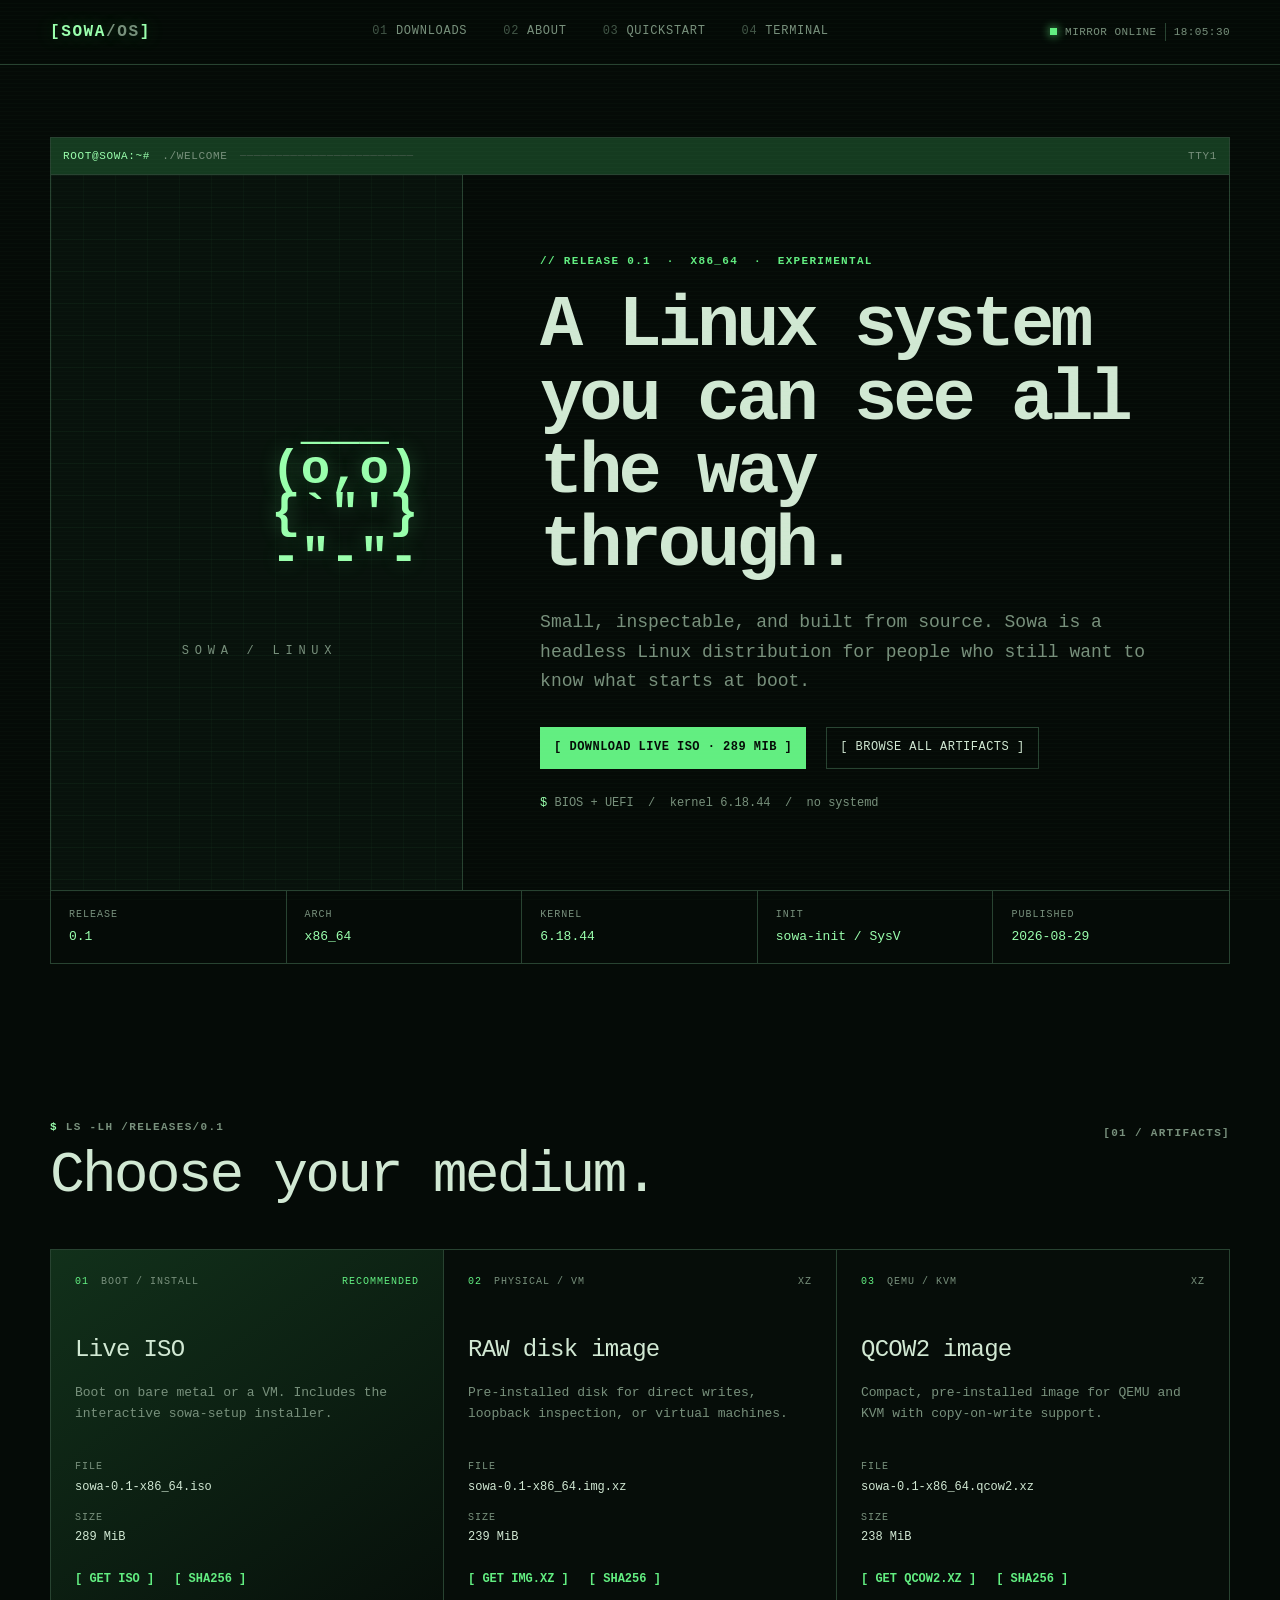
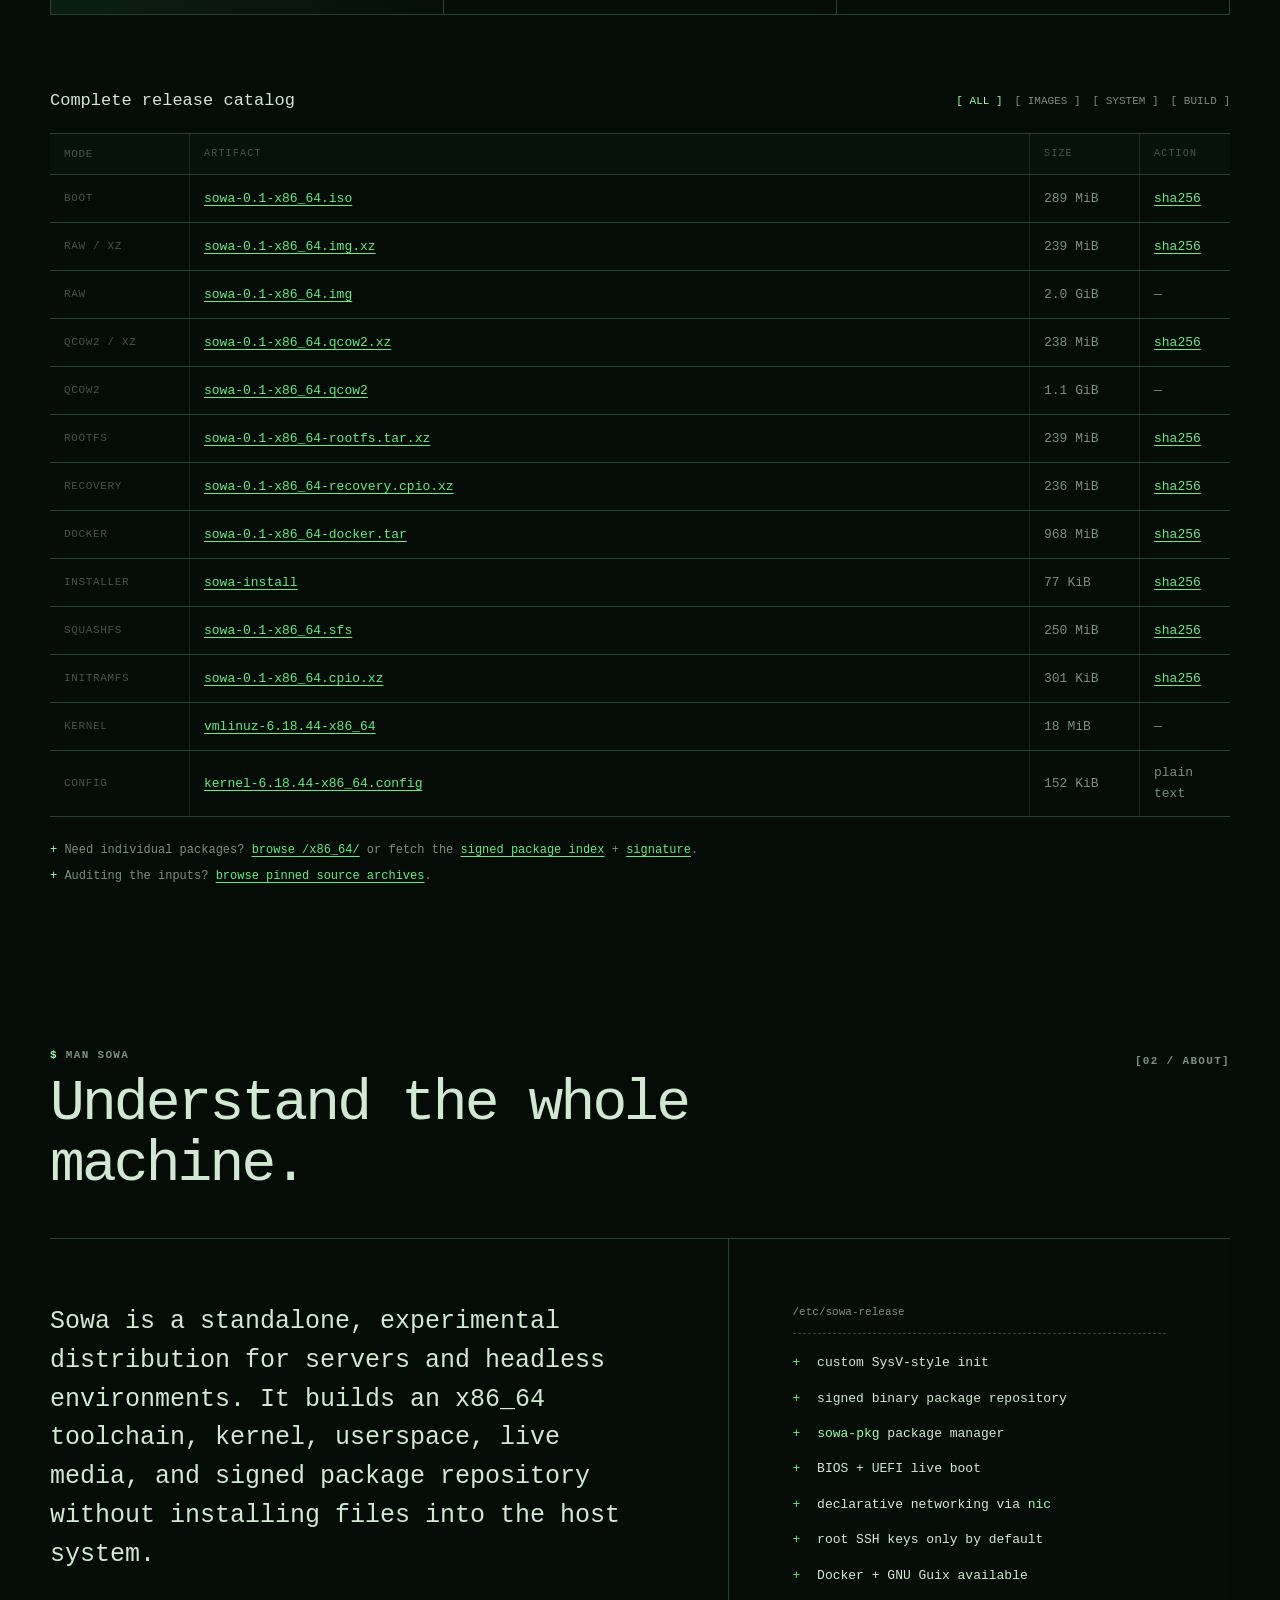
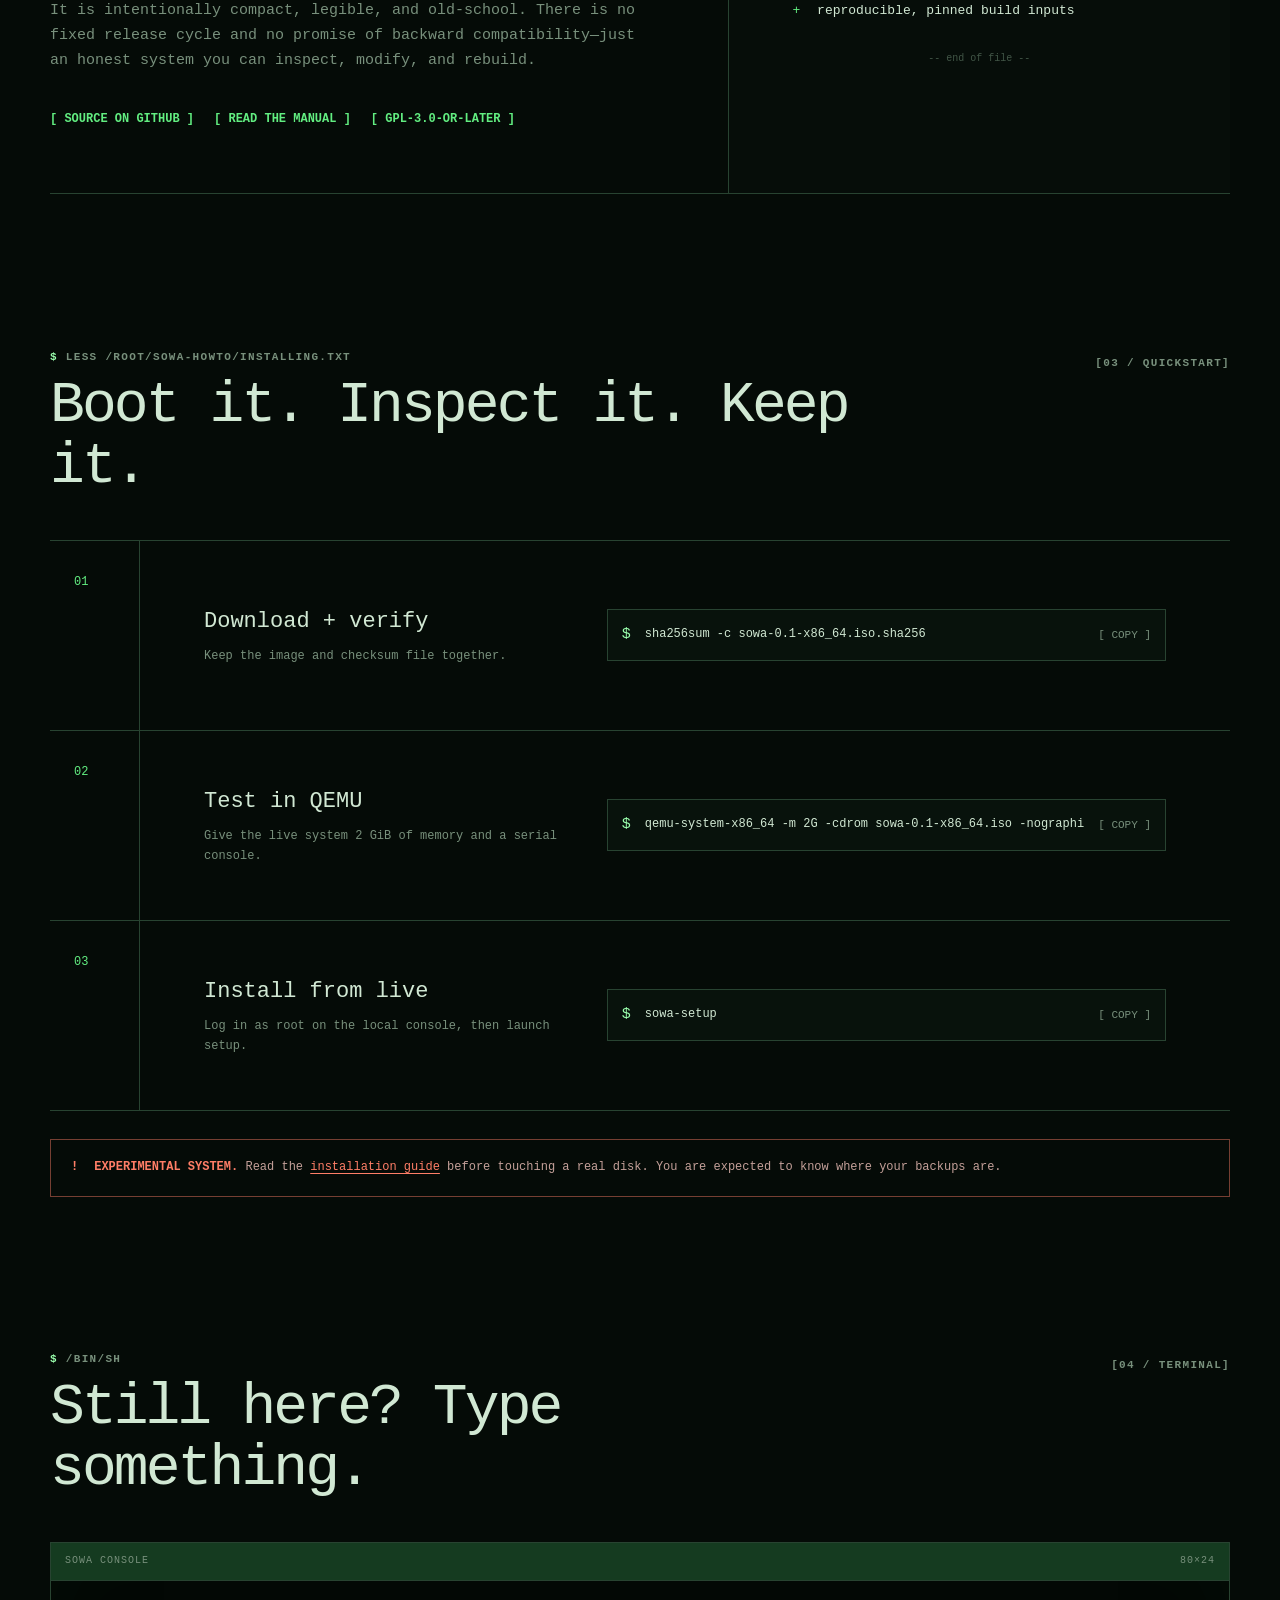
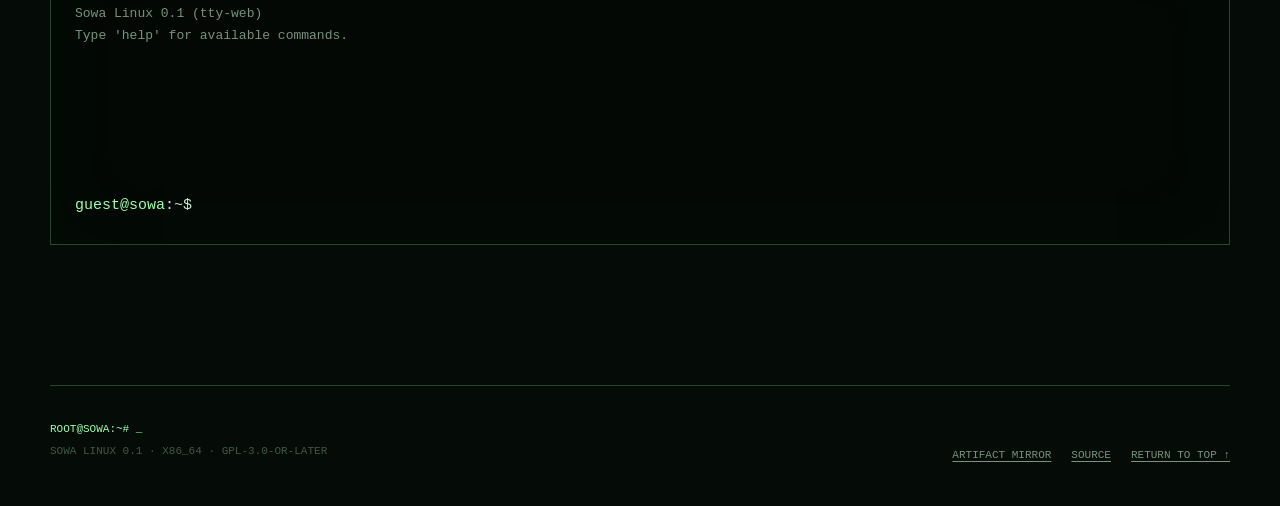
<file: website/futuristic/index.html>
<!doctype html>
<html lang="en">
<head>
  <meta charset="utf-8">
  <meta name="viewport" content="width=device-width, initial-scale=1">
  <meta name="description" content="Sowa Linux — a small, inspectable Linux system built from source. Download the live ISO, disk images, rootfs, and release artifacts.">
  <meta name="theme-color" content="#07100b">
  <title>Sowa Linux :: small / inspectable / built from source</title>
  <link rel="icon" href="data:,">
  <link rel="stylesheet" href="site.css">
  <script src="site.js" defer></script>
</head>
<body>
  <a class="skip-link" href="#main">skip to content</a>
  <div class="scanlines" aria-hidden="true"></div>

  <header class="site-header">
    <div class="header-inner">
      <a class="brand" href="#top" aria-label="Sowa Linux home">
        <span aria-hidden="true">[</span>SOWA<span class="brand-dim">/OS</span><span aria-hidden="true">]</span>
      </a>

      <nav class="primary-nav" aria-label="Primary navigation">
        <a href="#downloads"><span>01</span> downloads</a>
        <a href="#about"><span>02</span> about</a>
        <a href="#boot"><span>03</span> quickstart</a>
        <a href="#terminal"><span>04</span> terminal</a>
      </nav>

      <div class="system-status" aria-label="Mirror status">
        <span class="status-light" aria-hidden="true"></span>
        <span>mirror online</span>
        <time id="clock" datetime="">--:--:--</time>
      </div>
    </div>
  </header>

  <main id="main">
    <section class="hero" id="top" aria-labelledby="hero-title">
      <div class="terminal-bar" aria-hidden="true">
        <span>root@sowa:~#</span>
        <span>./welcome</span>
        <span class="terminal-bar-fill">────────────────────────</span>
        <span>tty1</span>
      </div>

      <div class="hero-grid">
        <div class="hero-mark" aria-hidden="true">
          <pre>
       ___
      (o,o)
      {`"'}
      -"-"-
          </pre>
          <span>SOWA / LINUX</span>
        </div>

        <div class="hero-copy">
          <p class="kicker">// RELEASE 0.1 &nbsp;·&nbsp; X86_64 &nbsp;·&nbsp; EXPERIMENTAL</p>
          <h1 id="hero-title">A Linux system you can see all the way through.</h1>
          <p class="hero-lede">
            Small, inspectable, and built from source. Sowa is a headless Linux
            distribution for people who still want to know what starts at boot.
          </p>

          <div class="hero-actions" aria-label="Primary actions">
            <a class="button button-primary" href="https://sowa.wolfet.pl/sowa-0.1-x86_64.iso">[ download live ISO · 289 MiB ]</a>
            <a class="button" href="#downloads">[ browse all artifacts ]</a>
          </div>

          <p class="hero-note">
            <span class="prompt">$</span> BIOS + UEFI &nbsp;/&nbsp; kernel 6.18.44 &nbsp;/&nbsp; no systemd
          </p>
        </div>
      </div>

      <dl class="system-readout" aria-label="Release information">
        <div><dt>release</dt><dd>0.1</dd></div>
        <div><dt>arch</dt><dd>x86_64</dd></div>
        <div><dt>kernel</dt><dd>6.18.44</dd></div>
        <div><dt>init</dt><dd>sowa-init / SysV</dd></div>
        <div><dt>published</dt><dd><time datetime="2026-08-29">2026-08-29</time></dd></div>
      </dl>
    </section>

    <section class="content-section downloads" id="downloads" aria-labelledby="downloads-title">
      <div class="section-heading">
        <div>
          <p class="command"><span>$</span> ls -lh /releases/0.1</p>
          <h2 id="downloads-title">Choose your medium.</h2>
        </div>
        <p class="section-index">[01 / ARTIFACTS]</p>
      </div>

      <div class="featured-downloads">
        <article class="download-panel featured">
          <div class="panel-topline">
            <span>01</span>
            <span>BOOT / INSTALL</span>
            <span class="recommended">recommended</span>
          </div>
          <h3>Live ISO</h3>
          <p>Boot on bare metal or a VM. Includes the interactive <code>sowa-setup</code> installer.</p>
          <dl class="file-meta">
            <div><dt>file</dt><dd>sowa-0.1-x86_64.iso</dd></div>
            <div><dt>size</dt><dd>289 MiB</dd></div>
          </dl>
          <div class="panel-actions">
            <a href="https://sowa.wolfet.pl/sowa-0.1-x86_64.iso">[ GET ISO ]</a>
            <a href="https://sowa.wolfet.pl/sowa-0.1-x86_64.iso.sha256">[ SHA256 ]</a>
          </div>
        </article>

        <article class="download-panel">
          <div class="panel-topline">
            <span>02</span>
            <span>PHYSICAL / VM</span>
            <span>xz</span>
          </div>
          <h3>RAW disk image</h3>
          <p>Pre-installed disk for direct writes, loopback inspection, or virtual machines.</p>
          <dl class="file-meta">
            <div><dt>file</dt><dd>sowa-0.1-x86_64.img.xz</dd></div>
            <div><dt>size</dt><dd>239 MiB</dd></div>
          </dl>
          <div class="panel-actions">
            <a href="https://sowa.wolfet.pl/sowa-0.1-x86_64.img.xz">[ GET IMG.XZ ]</a>
            <a href="https://sowa.wolfet.pl/sowa-0.1-x86_64.img.xz.sha256">[ SHA256 ]</a>
          </div>
        </article>

        <article class="download-panel">
          <div class="panel-topline">
            <span>03</span>
            <span>QEMU / KVM</span>
            <span>xz</span>
          </div>
          <h3>QCOW2 image</h3>
          <p>Compact, pre-installed image for QEMU and KVM with copy-on-write support.</p>
          <dl class="file-meta">
            <div><dt>file</dt><dd>sowa-0.1-x86_64.qcow2.xz</dd></div>
            <div><dt>size</dt><dd>238 MiB</dd></div>
          </dl>
          <div class="panel-actions">
            <a href="https://sowa.wolfet.pl/sowa-0.1-x86_64.qcow2.xz">[ GET QCOW2.XZ ]</a>
            <a href="https://sowa.wolfet.pl/sowa-0.1-x86_64.qcow2.xz.sha256">[ SHA256 ]</a>
          </div>
        </article>
      </div>

      <div class="catalog-header">
        <h3>Complete release catalog</h3>
        <div class="filters" role="group" aria-label="Filter artifacts">
          <button type="button" class="filter is-active" data-filter="all" aria-pressed="true">[ all ]</button>
          <button type="button" class="filter" data-filter="image" aria-pressed="false">[ images ]</button>
          <button type="button" class="filter" data-filter="system" aria-pressed="false">[ system ]</button>
          <button type="button" class="filter" data-filter="build" aria-pressed="false">[ build ]</button>
        </div>
      </div>

      <div class="artifact-table" role="table" aria-label="Sowa 0.1 artifacts">
        <div class="artifact-row artifact-head" role="row">
          <span role="columnheader">mode</span>
          <span role="columnheader">artifact</span>
          <span role="columnheader">size</span>
          <span role="columnheader">action</span>
        </div>

        <div class="artifact-row" role="row" data-category="image">
          <span role="cell" data-label="mode">boot</span>
          <a role="cell" data-label="artifact" href="https://sowa.wolfet.pl/sowa-0.1-x86_64.iso">sowa-0.1-x86_64.iso</a>
          <span role="cell" data-label="size">289 MiB</span>
          <a role="cell" data-label="action" href="https://sowa.wolfet.pl/sowa-0.1-x86_64.iso.sha256">sha256</a>
        </div>
        <div class="artifact-row" role="row" data-category="image">
          <span role="cell" data-label="mode">raw / xz</span>
          <a role="cell" data-label="artifact" href="https://sowa.wolfet.pl/sowa-0.1-x86_64.img.xz">sowa-0.1-x86_64.img.xz</a>
          <span role="cell" data-label="size">239 MiB</span>
          <a role="cell" data-label="action" href="https://sowa.wolfet.pl/sowa-0.1-x86_64.img.xz.sha256">sha256</a>
        </div>
        <div class="artifact-row" role="row" data-category="image">
          <span role="cell" data-label="mode">raw</span>
          <a role="cell" data-label="artifact" href="https://sowa.wolfet.pl/sowa-0.1-x86_64.img">sowa-0.1-x86_64.img</a>
          <span role="cell" data-label="size">2.0 GiB</span>
          <span role="cell" data-label="action">—</span>
        </div>
        <div class="artifact-row" role="row" data-category="image">
          <span role="cell" data-label="mode">qcow2 / xz</span>
          <a role="cell" data-label="artifact" href="https://sowa.wolfet.pl/sowa-0.1-x86_64.qcow2.xz">sowa-0.1-x86_64.qcow2.xz</a>
          <span role="cell" data-label="size">238 MiB</span>
          <a role="cell" data-label="action" href="https://sowa.wolfet.pl/sowa-0.1-x86_64.qcow2.xz.sha256">sha256</a>
        </div>
        <div class="artifact-row" role="row" data-category="image">
          <span role="cell" data-label="mode">qcow2</span>
          <a role="cell" data-label="artifact" href="https://sowa.wolfet.pl/sowa-0.1-x86_64.qcow2">sowa-0.1-x86_64.qcow2</a>
          <span role="cell" data-label="size">1.1 GiB</span>
          <span role="cell" data-label="action">—</span>
        </div>
        <div class="artifact-row" role="row" data-category="system">
          <span role="cell" data-label="mode">rootfs</span>
          <a role="cell" data-label="artifact" href="https://sowa.wolfet.pl/sowa-0.1-x86_64-rootfs.tar.xz">sowa-0.1-x86_64-rootfs.tar.xz</a>
          <span role="cell" data-label="size">239 MiB</span>
          <a role="cell" data-label="action" href="https://sowa.wolfet.pl/sowa-0.1-x86_64-rootfs.tar.xz.sha256">sha256</a>
        </div>
        <div class="artifact-row" role="row" data-category="system">
          <span role="cell" data-label="mode">recovery</span>
          <a role="cell" data-label="artifact" href="https://sowa.wolfet.pl/sowa-0.1-x86_64-recovery.cpio.xz">sowa-0.1-x86_64-recovery.cpio.xz</a>
          <span role="cell" data-label="size">236 MiB</span>
          <a role="cell" data-label="action" href="https://sowa.wolfet.pl/sowa-0.1-x86_64-recovery.cpio.xz.sha256">sha256</a>
        </div>
        <div class="artifact-row" role="row" data-category="system">
          <span role="cell" data-label="mode">docker</span>
          <a role="cell" data-label="artifact" href="https://sowa.wolfet.pl/sowa-0.1-x86_64-docker.tar">sowa-0.1-x86_64-docker.tar</a>
          <span role="cell" data-label="size">968 MiB</span>
          <a role="cell" data-label="action" href="https://sowa.wolfet.pl/sowa-0.1-x86_64-docker.tar.sha256">sha256</a>
        </div>
        <div class="artifact-row" role="row" data-category="system">
          <span role="cell" data-label="mode">installer</span>
          <a role="cell" data-label="artifact" href="https://sowa.wolfet.pl/sowa-install">sowa-install</a>
          <span role="cell" data-label="size">77 KiB</span>
          <a role="cell" data-label="action" href="https://sowa.wolfet.pl/sowa-install.sha256">sha256</a>
        </div>
        <div class="artifact-row" role="row" data-category="build">
          <span role="cell" data-label="mode">squashfs</span>
          <a role="cell" data-label="artifact" href="https://sowa.wolfet.pl/sowa-0.1-x86_64.sfs">sowa-0.1-x86_64.sfs</a>
          <span role="cell" data-label="size">250 MiB</span>
          <a role="cell" data-label="action" href="https://sowa.wolfet.pl/sowa-0.1-x86_64.sfs.sha256">sha256</a>
        </div>
        <div class="artifact-row" role="row" data-category="build">
          <span role="cell" data-label="mode">initramfs</span>
          <a role="cell" data-label="artifact" href="https://sowa.wolfet.pl/sowa-0.1-x86_64.cpio.xz">sowa-0.1-x86_64.cpio.xz</a>
          <span role="cell" data-label="size">301 KiB</span>
          <a role="cell" data-label="action" href="https://sowa.wolfet.pl/sowa-0.1-x86_64.cpio.xz.sha256">sha256</a>
        </div>
        <div class="artifact-row" role="row" data-category="build">
          <span role="cell" data-label="mode">kernel</span>
          <a role="cell" data-label="artifact" href="https://sowa.wolfet.pl/vmlinuz-6.18.44-x86_64">vmlinuz-6.18.44-x86_64</a>
          <span role="cell" data-label="size">18 MiB</span>
          <span role="cell" data-label="action">—</span>
        </div>
        <div class="artifact-row" role="row" data-category="build">
          <span role="cell" data-label="mode">config</span>
          <a role="cell" data-label="artifact" href="https://sowa.wolfet.pl/kernel-6.18.44-x86_64.config">kernel-6.18.44-x86_64.config</a>
          <span role="cell" data-label="size">152 KiB</span>
          <span role="cell" data-label="action">plain text</span>
        </div>
      </div>

      <div class="repository-links">
        <p><span class="prompt">+</span> Need individual packages? <a href="https://sowa.wolfet.pl/x86_64/">browse /x86_64/</a> or fetch the <a href="https://sowa.wolfet.pl/x86_64/index">signed package index</a> + <a href="https://sowa.wolfet.pl/x86_64/index.sig">signature</a>.</p>
        <p><span class="prompt">+</span> Auditing the inputs? <a href="https://sowa.wolfet.pl/sources/">browse pinned source archives</a>.</p>
      </div>
    </section>

    <section class="content-section about" id="about" aria-labelledby="about-title">
      <div class="section-heading">
        <div>
          <p class="command"><span>$</span> man sowa</p>
          <h2 id="about-title">Understand the whole machine.</h2>
        </div>
        <p class="section-index">[02 / ABOUT]</p>
      </div>

      <div class="about-grid">
        <div class="about-copy">
          <p class="large-copy">
            Sowa is a standalone, experimental distribution for servers and
            headless environments. It builds an x86_64 toolchain, kernel,
            userspace, live media, and signed package repository without
            installing files into the host system.
          </p>
          <p>
            It is intentionally compact, legible, and old-school. There is no
            fixed release cycle and no promise of backward compatibility—just
            an honest system you can inspect, modify, and rebuild.
          </p>
          <div class="text-links">
            <a href="https://github.com/c0m4r/sowa">[ source on github ]</a>
            <a href="https://github.com/c0m4r/sowa/tree/main/docs">[ read the manual ]</a>
            <a href="https://github.com/c0m4r/sowa/blob/main/LICENSE">[ gpl-3.0-or-later ]</a>
          </div>
        </div>

        <div class="manifest" aria-label="System features">
          <p class="manifest-title">/etc/sowa-release</p>
          <ul>
            <li><span>+</span> custom SysV-style init</li>
            <li><span>+</span> signed binary package repository</li>
            <li><span>+</span> <code>sowa-pkg</code> package manager</li>
            <li><span>+</span> BIOS + UEFI live boot</li>
            <li><span>+</span> declarative networking via <code>nic</code></li>
            <li><span>+</span> root SSH keys only by default</li>
            <li><span>+</span> Docker + GNU Guix available</li>
            <li><span>+</span> reproducible, pinned build inputs</li>
          </ul>
          <p class="manifest-end">-- end of file --</p>
        </div>
      </div>
    </section>

    <section class="content-section quickstart" id="boot" aria-labelledby="boot-title">
      <div class="section-heading">
        <div>
          <p class="command"><span>$</span> less /root/sowa-howto/installing.txt</p>
          <h2 id="boot-title">Boot it. Inspect it. Keep it.</h2>
        </div>
        <p class="section-index">[03 / QUICKSTART]</p>
      </div>

      <ol class="steps">
        <li>
          <span class="step-number">01</span>
          <div>
            <h3>Download + verify</h3>
            <p>Keep the image and checksum file together.</p>
            <div class="code-line">
              <code>sha256sum -c sowa-0.1-x86_64.iso.sha256</code>
              <button type="button" data-copy="sha256sum -c sowa-0.1-x86_64.iso.sha256" aria-label="Copy checksum command">[ copy ]</button>
            </div>
          </div>
        </li>
        <li>
          <span class="step-number">02</span>
          <div>
            <h3>Test in QEMU</h3>
            <p>Give the live system 2 GiB of memory and a serial console.</p>
            <div class="code-line">
              <code>qemu-system-x86_64 -m 2G -cdrom sowa-0.1-x86_64.iso -nographic</code>
              <button type="button" data-copy="qemu-system-x86_64 -m 2G -cdrom sowa-0.1-x86_64.iso -nographic" aria-label="Copy QEMU command">[ copy ]</button>
            </div>
          </div>
        </li>
        <li>
          <span class="step-number">03</span>
          <div>
            <h3>Install from live</h3>
            <p>Log in as root on the local console, then launch setup.</p>
            <div class="code-line">
              <code>sowa-setup</code>
              <button type="button" data-copy="sowa-setup" aria-label="Copy installer command">[ copy ]</button>
            </div>
          </div>
        </li>
      </ol>

      <div class="warning" role="note">
        <span aria-hidden="true">!</span>
        <p><strong>EXPERIMENTAL SYSTEM.</strong> Read the <a href="https://github.com/c0m4r/sowa/blob/main/docs/install.md">installation guide</a> before touching a real disk. You are expected to know where your backups are.</p>
      </div>
    </section>

    <section class="content-section interactive-terminal" id="terminal" aria-labelledby="terminal-title">
      <div class="section-heading">
        <div>
          <p class="command"><span>$</span> /bin/sh</p>
          <h2 id="terminal-title">Still here? Type something.</h2>
        </div>
        <p class="section-index">[04 / TERMINAL]</p>
      </div>

      <div class="terminal-window">
        <div class="terminal-titlebar">
          <span>SOWA CONSOLE</span>
          <span>80×24</span>
        </div>
        <div id="terminal-output" class="terminal-output" role="log" aria-live="polite">Sowa Linux 0.1 (tty-web)
Type 'help' for available commands.</div>
        <form id="terminal-form" class="terminal-form" autocomplete="off">
          <label for="terminal-input"><span>guest@sowa</span>:~$</label>
          <input id="terminal-input" name="command" type="text" inputmode="text" spellcheck="false" aria-describedby="terminal-hint">
          <span class="cursor" aria-hidden="true"></span>
        </form>
        <p id="terminal-hint" class="sr-only">Try help, ls, uname -a, downloads, about, date, theme amber, theme green, or clear.</p>
      </div>
    </section>
  </main>

  <footer class="site-footer">
    <div>
      <p><span class="prompt">root@sowa:~#</span> <span class="footer-cursor" aria-hidden="true">_</span></p>
      <p>Sowa Linux 0.1 · x86_64 · GPL-3.0-or-later</p>
    </div>
    <div class="footer-links">
      <a href="https://sowa.wolfet.pl/">artifact mirror</a>
      <a href="https://github.com/c0m4r/sowa">source</a>
      <a href="#top">return to top ↑</a>
    </div>
  </footer>

  <noscript>
    <div class="noscript">JavaScript is off. Good. Downloads and navigation still work; only filters, copy buttons, the clock, and the toy terminal are disabled.</div>
  </noscript>
</body>
</html>
</file>
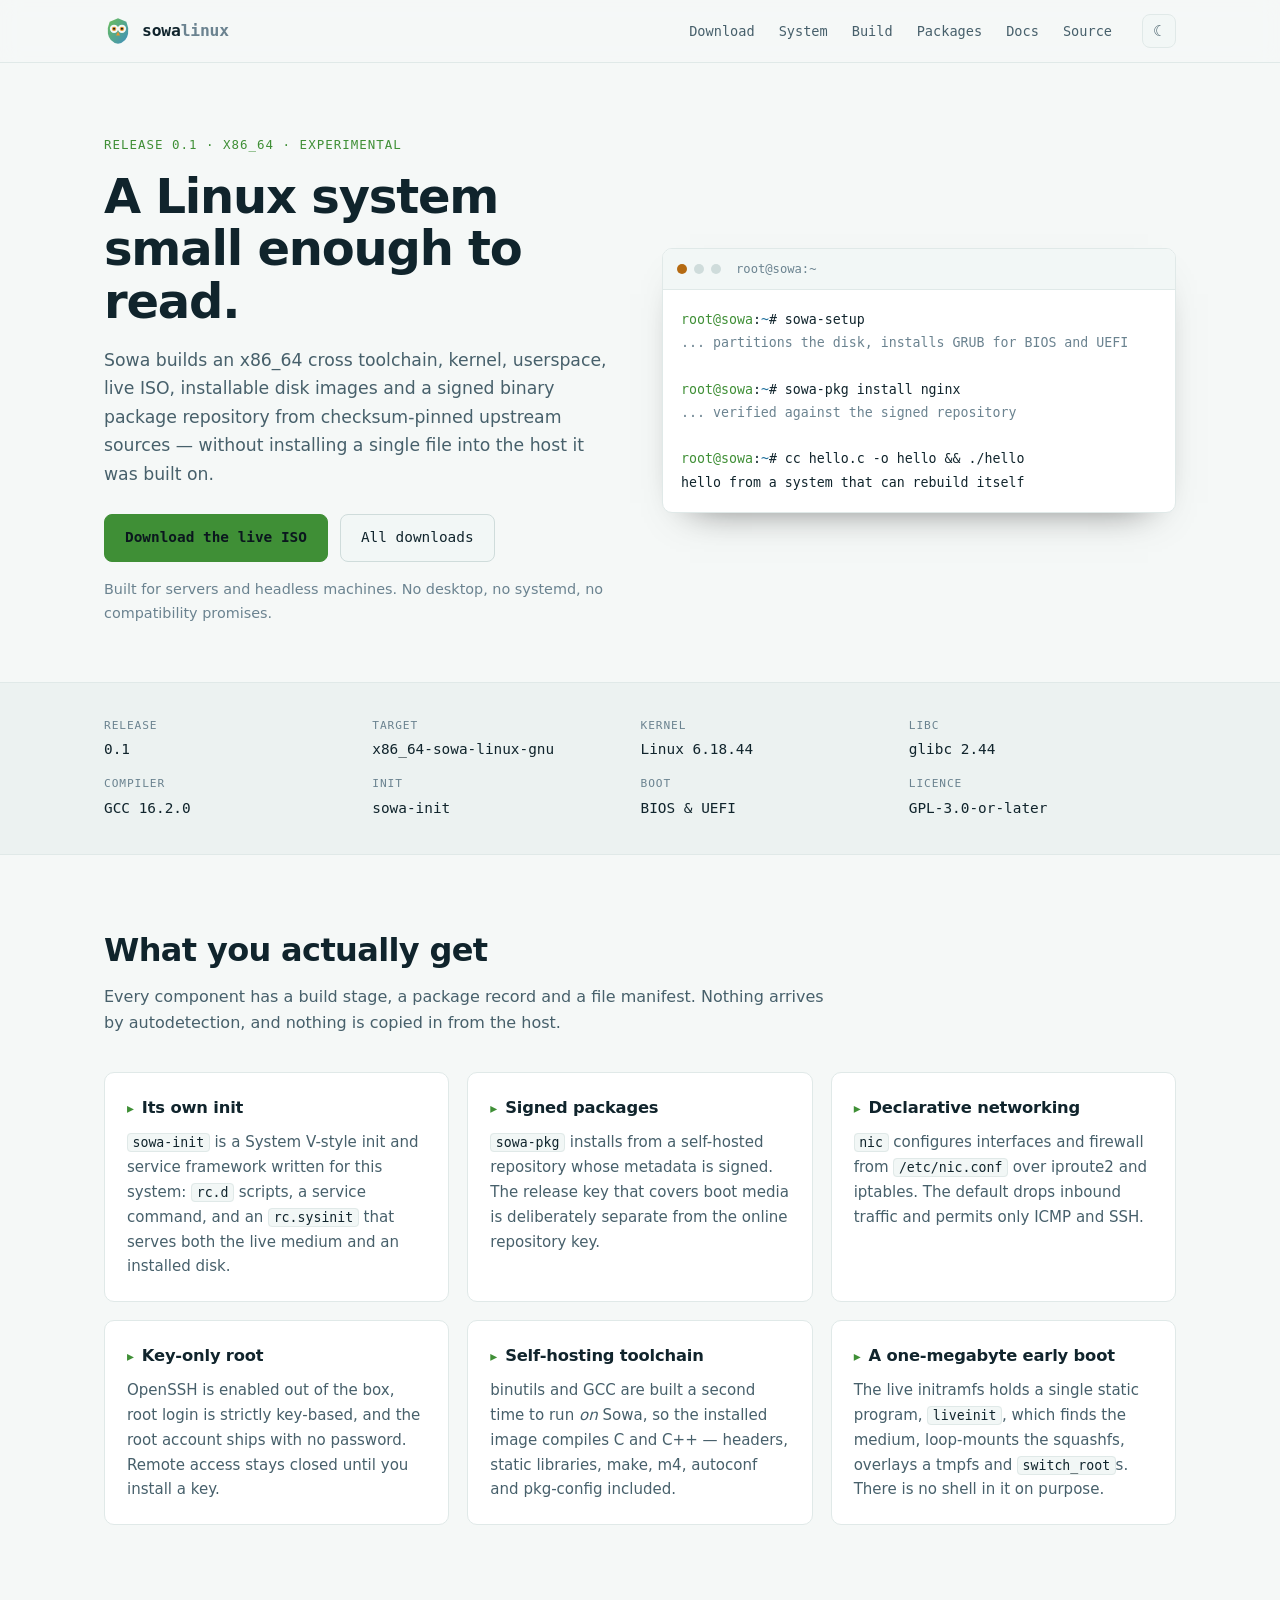
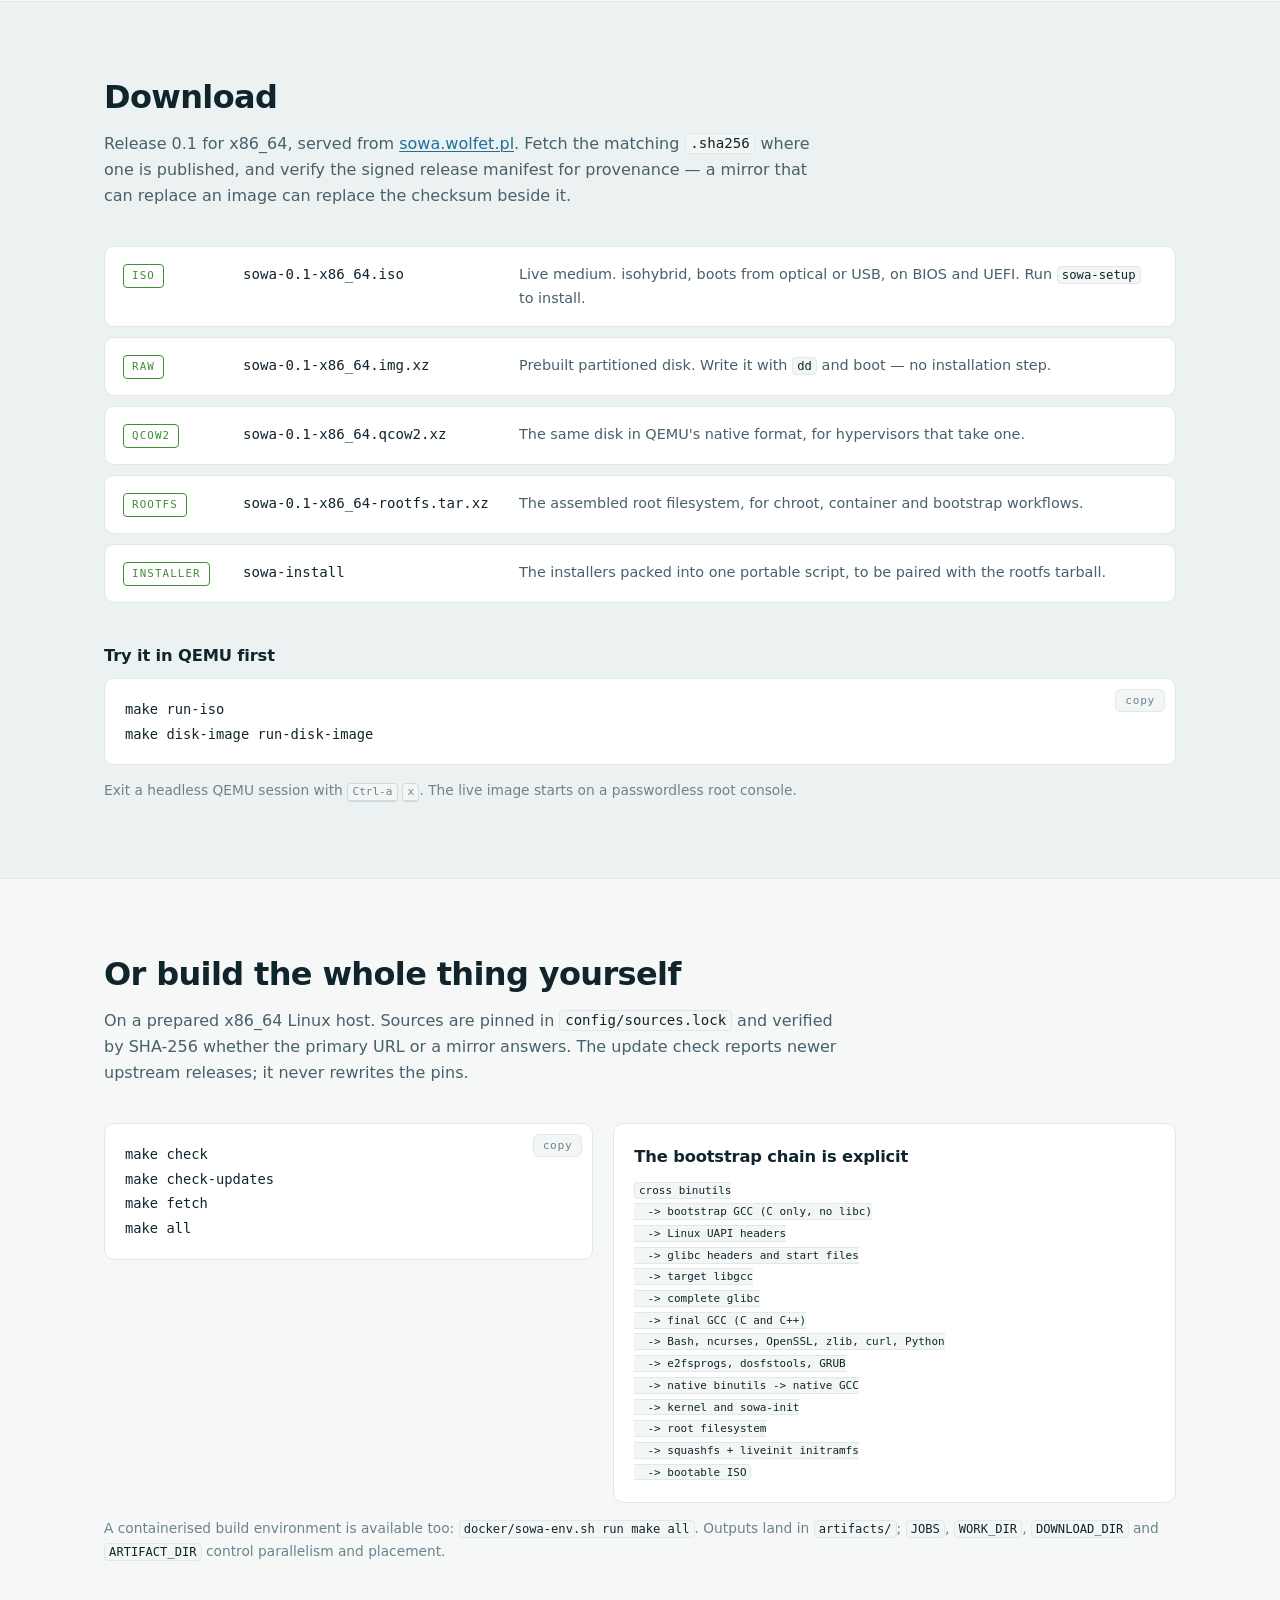
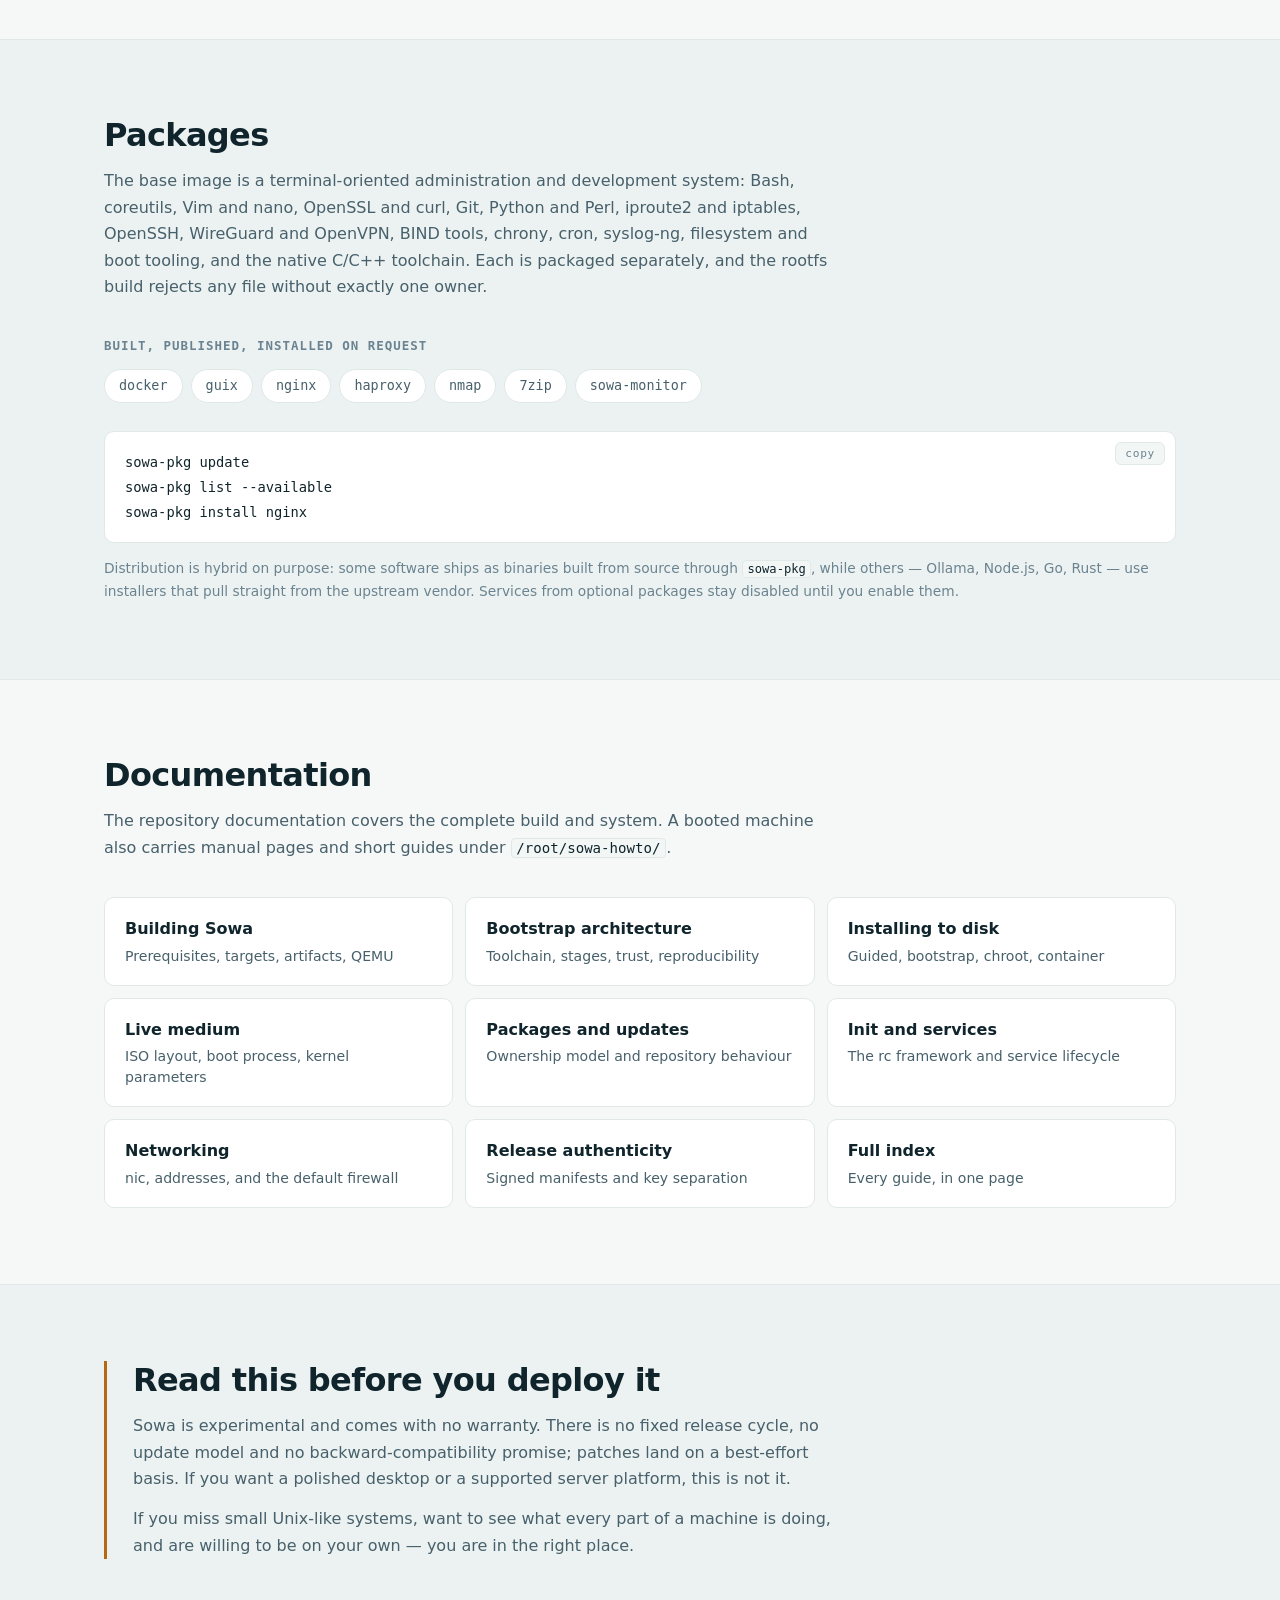
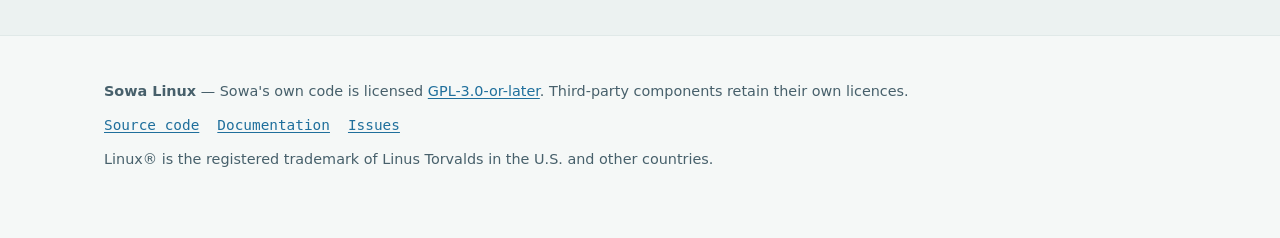
<file: website/modern/index.html>
<!doctype html>
<html lang="en">
<head>
<meta charset="utf-8">
<meta name="viewport" content="width=device-width, initial-scale=1">
<title>Sowa Linux</title>
<meta name="description" content="Sowa is a small, inspectable x86_64 Linux system built from pinned upstream sources: its own SysV-style init, a signed package repository, live ISO, and disk images.">
<meta name="color-scheme" content="dark light">
<meta property="og:title" content="Sowa Linux">
<meta property="og:description" content="A small, inspectable x86_64 Linux system built from source.">
<meta property="og:type" content="website">
<link rel="icon" href="favicon.svg" type="image/svg+xml">
<link rel="stylesheet" href="site.css">
</head>
<body>
<a class="skip" href="#main">Skip to content</a>

<header class="site-head">
  <div class="wrap head-inner">
    <a class="brand" href="#top" aria-label="Sowa Linux, home">
      <svg class="mark" viewBox="0 0 64 64" role="img" aria-hidden="true" focusable="false">
        <defs>
          <linearGradient id="owl" x1="0" y1="0" x2="1" y2="1">
            <stop offset="0" stop-color="#6bbf59"/>
            <stop offset="1" stop-color="#3f8fbf"/>
          </linearGradient>
        </defs>
        <path d="M32 3 51 11q6 13 4 27Q52 57 32 61 12 57 9 38Q7 24 13 11Z" fill="url(#owl)"/>
        <circle cx="23" cy="27" r="9.5" fill="#f2f7f5"/>
        <circle cx="41" cy="27" r="9.5" fill="#f2f7f5"/>
        <circle cx="23" cy="27" r="5" fill="#e8942e"/>
        <circle cx="41" cy="27" r="5" fill="#e8942e"/>
        <circle cx="23" cy="27" r="2.4" fill="#10242c"/>
        <circle cx="41" cy="27" r="2.4" fill="#10242c"/>
        <path d="M32 33 36.5 42h-9Z" fill="#e8942e"/>
      </svg>
      <span class="brand-text">sowa<span class="brand-dim">linux</span></span>
    </a>

    <nav class="nav" aria-label="Primary">
      <a href="#download">Download</a>
      <a href="#system">System</a>
      <a href="#build">Build</a>
      <a href="#packages">Packages</a>
      <a href="#docs">Docs</a>
      <a href="https://github.com/c0m4r/sowa">Source</a>
    </nav>

    <button class="theme" type="button" id="theme-toggle" aria-label="Switch colour theme">
      <span aria-hidden="true" data-theme-icon>◐</span>
    </button>
  </div>
</header>

<main id="main">

  <section class="hero" id="top">
    <div class="wrap hero-grid">
      <div class="hero-copy">
        <p class="eyebrow">Release 0.1 &middot; x86_64 &middot; experimental</p>
        <h1>A Linux system small enough to read.</h1>
        <p class="lede">
          Sowa builds an x86_64 cross toolchain, kernel, userspace, live ISO,
          installable disk images and a signed binary package repository from
          checksum-pinned upstream sources &mdash; without installing a single
          file into the host it was built on.
        </p>
        <p class="cta-row">
          <a class="btn btn-primary" href="https://sowa.wolfet.pl/sowa-0.1-x86_64.iso">Download the live ISO</a>
          <a class="btn" href="#download">All downloads</a>
        </p>
        <p class="hero-note">
          Built for servers and headless machines. No desktop, no systemd,
          no compatibility promises.
        </p>
      </div>

      <div class="term" role="img" aria-label="Terminal session showing a Sowa install and package query">
        <div class="term-bar"><span></span><span></span><span></span><em>root@sowa:~</em></div>
<pre class="term-body"><code><span class="p">root@sowa</span>:<span class="d">~</span># sowa-setup
<span class="c">... partitions the disk, installs GRUB for BIOS and UEFI</span>

<span class="p">root@sowa</span>:<span class="d">~</span># sowa-pkg install nginx
<span class="c">... verified against the signed repository</span>

<span class="p">root@sowa</span>:<span class="d">~</span># cc hello.c -o hello &amp;&amp; ./hello
hello from a system that can rebuild itself</code></pre>
      </div>
    </div>
  </section>

  <section class="strip" aria-label="Release facts">
    <div class="wrap facts">
      <div class="fact"><dt>Release</dt><dd>0.1</dd></div>
      <div class="fact"><dt>Target</dt><dd>x86_64-sowa-linux-gnu</dd></div>
      <div class="fact"><dt>Kernel</dt><dd>Linux 6.18.44</dd></div>
      <div class="fact"><dt>libc</dt><dd>glibc 2.44</dd></div>
      <div class="fact"><dt>Compiler</dt><dd>GCC 16.2.0</dd></div>
      <div class="fact"><dt>Init</dt><dd>sowa-init</dd></div>
      <div class="fact"><dt>Boot</dt><dd>BIOS &amp; UEFI</dd></div>
      <div class="fact"><dt>Licence</dt><dd>GPL-3.0-or-later</dd></div>
    </div>
  </section>

  <section id="system" class="band">
    <div class="wrap">
      <h2>What you actually get</h2>
      <p class="section-lede">
        Every component has a build stage, a package record and a file manifest.
        Nothing arrives by autodetection, and nothing is copied in from the host.
      </p>

      <div class="cards">
        <article class="card">
          <h3>Its own init</h3>
          <p>
            <code>sowa-init</code> is a System V-style init and service framework
            written for this system: <code>rc.d</code> scripts, a service command,
            and an <code>rc.sysinit</code> that serves both the live medium and an
            installed disk.
          </p>
        </article>
        <article class="card">
          <h3>Signed packages</h3>
          <p>
            <code>sowa-pkg</code> installs from a self-hosted repository whose
            metadata is signed. The release key that covers boot media is
            deliberately separate from the online repository key.
          </p>
        </article>
        <article class="card">
          <h3>Declarative networking</h3>
          <p>
            <code>nic</code> configures interfaces and firewall from
            <code>/etc/nic.conf</code> over iproute2 and iptables. The default
            drops inbound traffic and permits only ICMP and SSH.
          </p>
        </article>
        <article class="card">
          <h3>Key-only root</h3>
          <p>
            OpenSSH is enabled out of the box, root login is strictly key-based,
            and the root account ships with no password. Remote access stays
            closed until you install a key.
          </p>
        </article>
        <article class="card">
          <h3>Self-hosting toolchain</h3>
          <p>
            binutils and GCC are built a second time to run <em>on</em> Sowa, so
            the installed image compiles C and C++ &mdash; headers, static
            libraries, make, m4, autoconf and pkg-config included.
          </p>
        </article>
        <article class="card">
          <h3>A one-megabyte early boot</h3>
          <p>
            The live initramfs holds a single static program, <code>liveinit</code>,
            which finds the medium, loop-mounts the squashfs, overlays a tmpfs and
            <code>switch_root</code>s. There is no shell in it on purpose.
          </p>
        </article>
      </div>
    </div>
  </section>

  <section id="download" class="band alt">
    <div class="wrap">
      <h2>Download</h2>
      <p class="section-lede">
        Release 0.1 for x86_64, served from
        <a href="https://sowa.wolfet.pl/">sowa.wolfet.pl</a>. Fetch the matching
        <code>.sha256</code> where one is published, and verify the signed release
        manifest for provenance &mdash; a mirror that can replace an image can
        replace the checksum beside it.
      </p>

      <div class="dl-list">
        <a class="dl" href="https://sowa.wolfet.pl/sowa-0.1-x86_64.iso">
          <span class="dl-kind">ISO</span>
          <span class="dl-name">sowa-0.1-x86_64.iso</span>
          <span class="dl-desc">Live medium. isohybrid, boots from optical or USB, on BIOS and UEFI. Run <code>sowa-setup</code> to install.</span>
        </a>
        <a class="dl" href="https://sowa.wolfet.pl/sowa-0.1-x86_64.img.xz">
          <span class="dl-kind">RAW</span>
          <span class="dl-name">sowa-0.1-x86_64.img.xz</span>
          <span class="dl-desc">Prebuilt partitioned disk. Write it with <code>dd</code> and boot &mdash; no installation step.</span>
        </a>
        <a class="dl" href="https://sowa.wolfet.pl/sowa-0.1-x86_64.qcow2.xz">
          <span class="dl-kind">QCOW2</span>
          <span class="dl-name">sowa-0.1-x86_64.qcow2.xz</span>
          <span class="dl-desc">The same disk in QEMU's native format, for hypervisors that take one.</span>
        </a>
        <a class="dl" href="https://sowa.wolfet.pl/sowa-0.1-x86_64-rootfs.tar.xz">
          <span class="dl-kind">ROOTFS</span>
          <span class="dl-name">sowa-0.1-x86_64-rootfs.tar.xz</span>
          <span class="dl-desc">The assembled root filesystem, for chroot, container and bootstrap workflows.</span>
        </a>
        <a class="dl" href="https://sowa.wolfet.pl/sowa-install">
          <span class="dl-kind">INSTALLER</span>
          <span class="dl-name">sowa-install</span>
          <span class="dl-desc">The installers packed into one portable script, to be paired with the rootfs tarball.</span>
        </a>
      </div>

      <div class="quickstart">
        <h3>Try it in QEMU first</h3>
        <div class="code" data-copy>
<pre><code>make run-iso
make disk-image run-disk-image</code></pre>
        </div>
        <p class="fine">Exit a headless QEMU session with <kbd>Ctrl-a</kbd> <kbd>x</kbd>. The live image starts on a passwordless root console.</p>
      </div>
    </div>
  </section>

  <section id="build" class="band">
    <div class="wrap">
      <h2>Or build the whole thing yourself</h2>
      <p class="section-lede">
        On a prepared x86_64 Linux host. Sources are pinned in
        <code>config/sources.lock</code> and verified by SHA-256 whether the
        primary URL or a mirror answers. The update check reports newer upstream
        releases; it never rewrites the pins.
      </p>

      <div class="build-grid">
        <div class="code" data-copy>
<pre><code>make check
make check-updates
make fetch
make all</code></pre>
        </div>

        <div class="chain">
          <h3>The bootstrap chain is explicit</h3>
<pre><code>cross binutils
  -&gt; bootstrap GCC (C only, no libc)
  -&gt; Linux UAPI headers
  -&gt; glibc headers and start files
  -&gt; target libgcc
  -&gt; complete glibc
  -&gt; final GCC (C and C++)
  -&gt; Bash, ncurses, OpenSSL, zlib, curl, Python
  -&gt; e2fsprogs, dosfstools, GRUB
  -&gt; native binutils -&gt; native GCC
  -&gt; kernel and sowa-init
  -&gt; root filesystem
  -&gt; squashfs + liveinit initramfs
  -&gt; bootable ISO</code></pre>
        </div>
      </div>

      <p class="fine">
        A containerised build environment is available too:
        <code>docker/sowa-env.sh run make all</code>. Outputs land in
        <code>artifacts/</code>; <code>JOBS</code>, <code>WORK_DIR</code>,
        <code>DOWNLOAD_DIR</code> and <code>ARTIFACT_DIR</code> control
        parallelism and placement.
      </p>
    </div>
  </section>

  <section id="packages" class="band alt">
    <div class="wrap">
      <h2>Packages</h2>
      <p class="section-lede">
        The base image is a terminal-oriented administration and development
        system: Bash, coreutils, Vim and nano, OpenSSL and curl, Git, Python and
        Perl, iproute2 and iptables, OpenSSH, WireGuard and OpenVPN, BIND tools,
        chrony, cron, syslog-ng, filesystem and boot tooling, and the native
        C/C++ toolchain. Each is packaged separately, and the rootfs build
        rejects any file without exactly one owner.
      </p>

      <h3 class="sub">Built, published, installed on request</h3>
      <ul class="chips">
        <li>docker</li>
        <li>guix</li>
        <li>nginx</li>
        <li>haproxy</li>
        <li>nmap</li>
        <li>7zip</li>
        <li>sowa-monitor</li>
      </ul>

      <div class="code" data-copy>
<pre><code>sowa-pkg update
sowa-pkg list --available
sowa-pkg install nginx</code></pre>
      </div>

      <p class="fine">
        Distribution is hybrid on purpose: some software ships as binaries built
        from source through <code>sowa-pkg</code>, while others &mdash; Ollama,
        Node.js, Go, Rust &mdash; use installers that pull straight from the
        upstream vendor. Services from optional packages stay disabled until you
        enable them.
      </p>
    </div>
  </section>

  <section id="docs" class="band">
    <div class="wrap">
      <h2>Documentation</h2>
      <p class="section-lede">
        The repository documentation covers the complete build and system. A
        booted machine also carries manual pages and short guides under
        <code>/root/sowa-howto/</code>.
      </p>
      <div class="doc-grid">
        <a class="doc" href="https://github.com/c0m4r/sowa/blob/main/docs/building.md"><b>Building Sowa</b><span>Prerequisites, targets, artifacts, QEMU</span></a>
        <a class="doc" href="https://github.com/c0m4r/sowa/blob/main/docs/architecture.md"><b>Bootstrap architecture</b><span>Toolchain, stages, trust, reproducibility</span></a>
        <a class="doc" href="https://github.com/c0m4r/sowa/blob/main/docs/install.md"><b>Installing to disk</b><span>Guided, bootstrap, chroot, container</span></a>
        <a class="doc" href="https://github.com/c0m4r/sowa/blob/main/docs/iso.md"><b>Live medium</b><span>ISO layout, boot process, kernel parameters</span></a>
        <a class="doc" href="https://github.com/c0m4r/sowa/blob/main/docs/packages.md"><b>Packages and updates</b><span>Ownership model and repository behaviour</span></a>
        <a class="doc" href="https://github.com/c0m4r/sowa/blob/main/docs/init.md"><b>Init and services</b><span>The rc framework and service lifecycle</span></a>
        <a class="doc" href="https://github.com/c0m4r/sowa/blob/main/docs/networking.md"><b>Networking</b><span>nic, addresses, and the default firewall</span></a>
        <a class="doc" href="https://github.com/c0m4r/sowa/blob/main/docs/releases.md"><b>Release authenticity</b><span>Signed manifests and key separation</span></a>
        <a class="doc" href="https://github.com/c0m4r/sowa/tree/main/docs"><b>Full index</b><span>Every guide, in one page</span></a>
      </div>
    </div>
  </section>

  <section class="band honest">
    <div class="wrap">
      <div class="honest-inner">
        <h2>Read this before you deploy it</h2>
        <p>
          Sowa is experimental and comes with no warranty. There is no fixed
          release cycle, no update model and no backward-compatibility promise;
          patches land on a best-effort basis. If you want a polished desktop or
          a supported server platform, this is not it.
        </p>
        <p>
          If you miss small Unix-like systems, want to see what every part of a
          machine is doing, and are willing to be on your own &mdash; you are in
          the right place.
        </p>
      </div>
    </div>
  </section>

</main>

<footer class="site-foot">
  <div class="wrap foot-inner">
    <p>
      <strong>Sowa Linux</strong> &mdash; Sowa's own code is licensed
      <a href="https://github.com/c0m4r/sowa/blob/main/LICENSE">GPL-3.0-or-later</a>.
      Third-party components retain their own licences.
    </p>
    <p class="foot-links">
      <a href="https://github.com/c0m4r/sowa">Source code</a>
      <a href="https://github.com/c0m4r/sowa/tree/main/docs">Documentation</a>
      <a href="https://github.com/c0m4r/sowa/issues">Issues</a>
    </p>
    <p class="fine">
      Linux&reg; is the registered trademark of Linus Torvalds in the U.S. and
      other countries.
    </p>
  </div>
</footer>

<script src="site.js"></script>
</body>
</html>
</file>
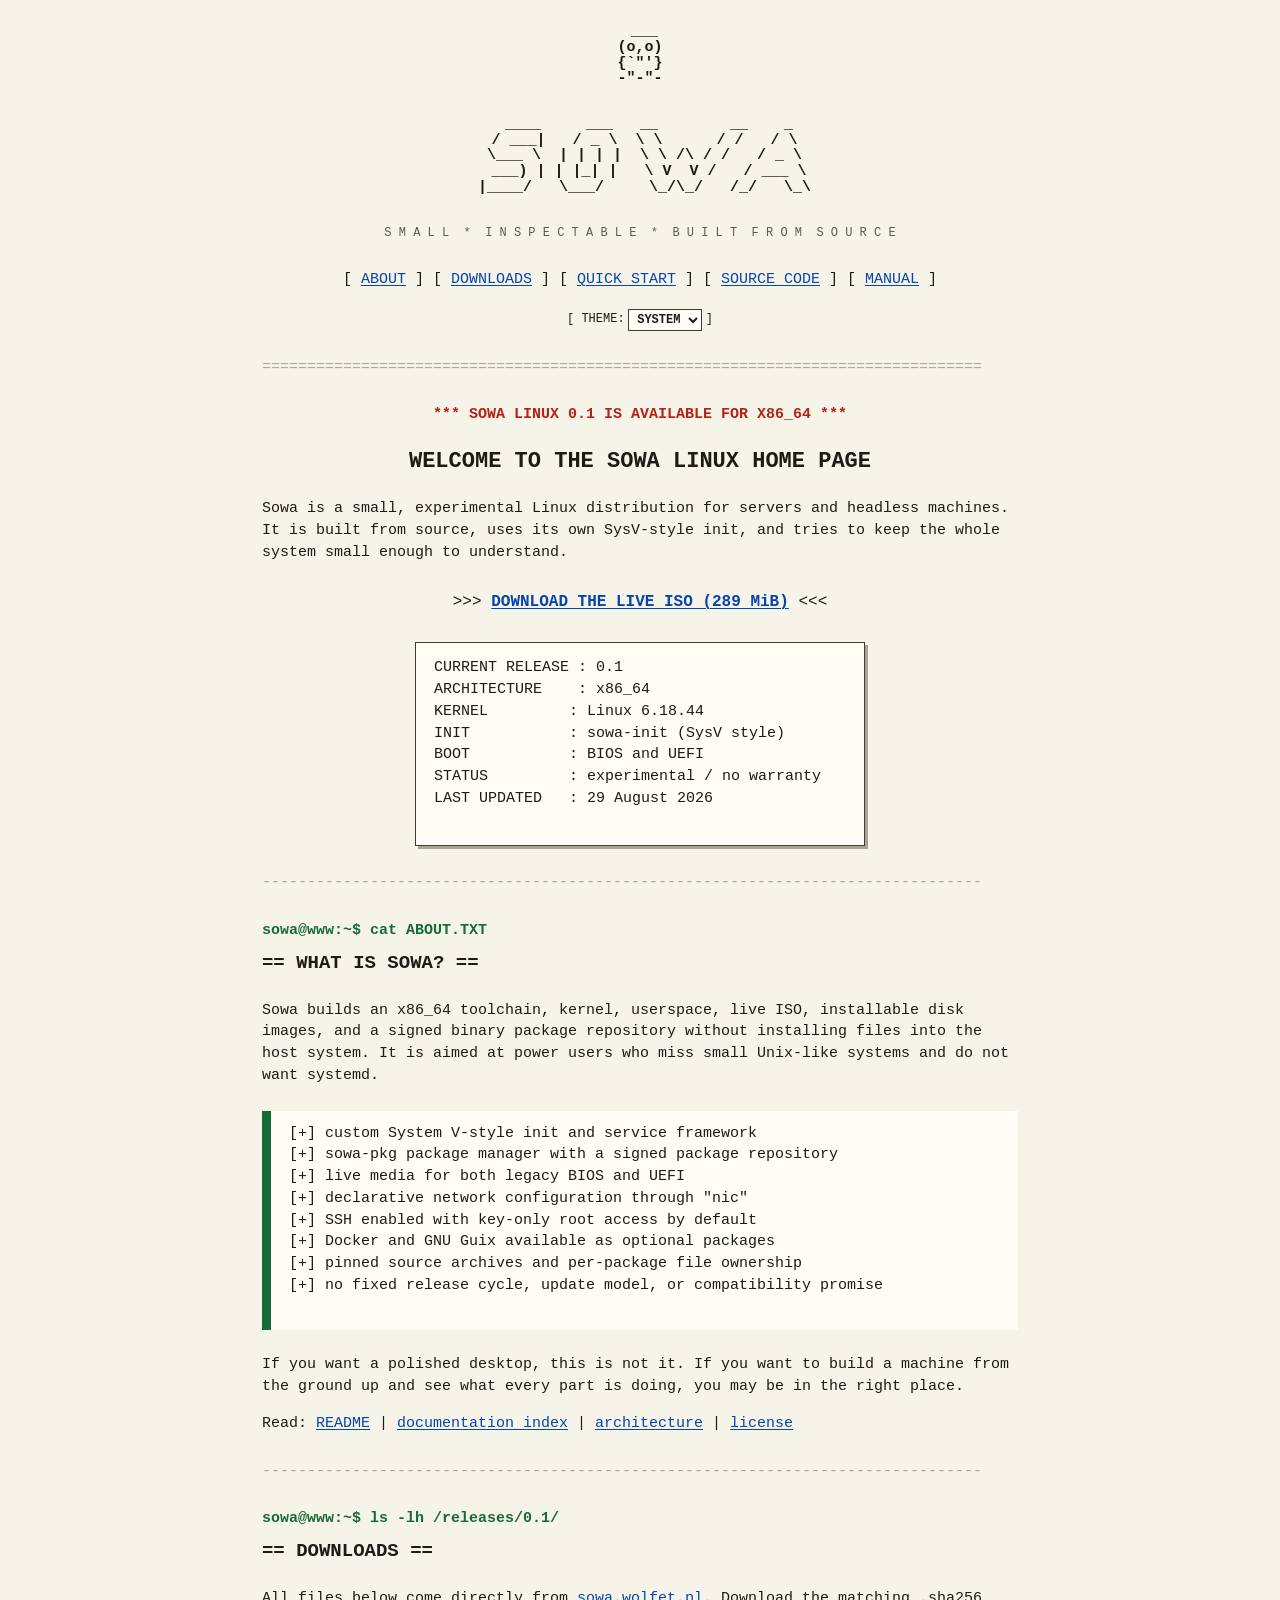
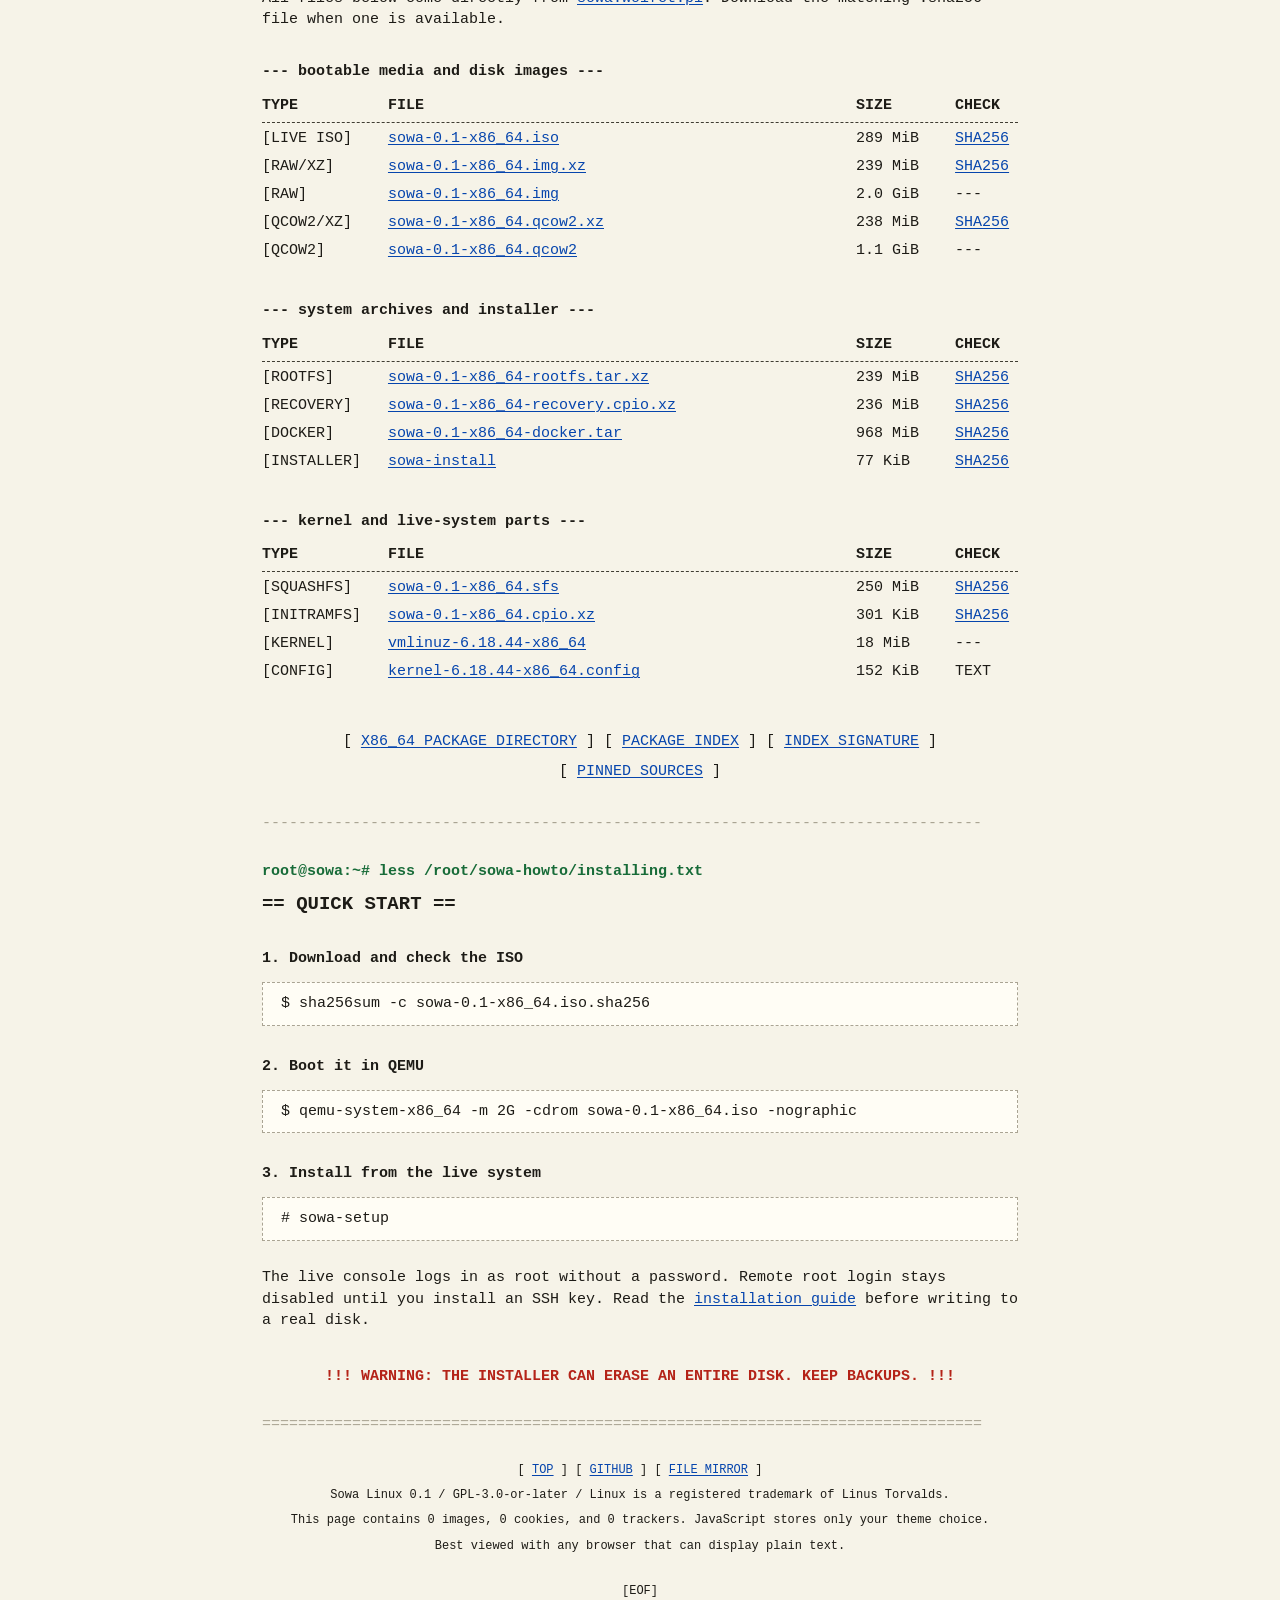
<file: website/oldschool/index.html>
<!doctype html>
<html lang="en">
<head>
  <meta charset="utf-8">
  <meta name="viewport" content="width=device-width, initial-scale=1">
  <meta name="description" content="Sowa Linux — a small, inspectable Linux system built from source.">
  <meta name="color-scheme" content="light dark">
  <meta id="theme-color" name="theme-color" content="#f6f3e8">
  <title>Sowa Linux 0.1</title>
  <link rel="icon" href="data:,">
  <script src="site.js"></script>
  <link rel="stylesheet" href="site.css">
</head>
<body>
  <a class="skip-link" href="#content">[skip to content]</a>

  <header id="top">
    <pre class="owl" aria-hidden="true">
 ___
(o,o)
{`"'}
-"-"-
    </pre>

    <pre class="wordmark" aria-label="Sowa Linux">
  ____     ___   __        __    _
 / ___|   / _ \  \ \      / /   / \
 \___ \  | | | |  \ \ /\ / /   / _ \
  ___) | | |_| |   \ V  V /   / ___ \
 |____/   \___/     \_/\_/   /_/   \_\
    </pre>

    <p class="tagline">S M A L L&nbsp;&nbsp;*&nbsp;&nbsp;I N S P E C T A B L E&nbsp;&nbsp;*&nbsp;&nbsp;B U I L T&nbsp;&nbsp;F R O M&nbsp;&nbsp;S O U R C E</p>

    <p class="nav">
      [ <a href="#about">ABOUT</a> ]
      [ <a href="#downloads">DOWNLOADS</a> ]
      [ <a href="#quickstart">QUICK START</a> ]
      [ <a href="https://github.com/c0m4r/sowa">SOURCE CODE</a> ]
      [ <a href="https://github.com/c0m4r/sowa/tree/main/docs">MANUAL</a> ]
    </p>

    <div class="theme-control">
      <label for="theme-select">[ THEME:</label>
      <select id="theme-select" name="theme">
        <option value="system">SYSTEM</option>
        <option value="light">LIGHT</option>
        <option value="dark">DARK</option>
      </select>
      <span aria-hidden="true">]</span>
    </div>
  </header>

  <div class="ascii-rule" aria-hidden="true">================================================================================</div>

  <main id="content">
    <section class="intro" aria-labelledby="intro-title">
      <p class="announcement">*** SOWA LINUX 0.1 IS AVAILABLE FOR X86_64 ***</p>

      <h1 id="intro-title">Welcome to the Sowa Linux home page</h1>

      <p>
        Sowa is a small, experimental Linux distribution for servers and
        headless machines. It is built from source, uses its own SysV-style
        init, and tries to keep the whole system small enough to understand.
      </p>

      <p class="big-link">
        &gt;&gt;&gt; <a href="https://sowa.wolfet.pl/sowa-0.1-x86_64.iso"><strong>DOWNLOAD THE LIVE ISO (289 MiB)</strong></a> &lt;&lt;&lt;
      </p>

      <pre class="facts" aria-label="Current release information">
CURRENT RELEASE : 0.1
ARCHITECTURE    : x86_64
KERNEL         : Linux 6.18.44
INIT           : sowa-init (SysV style)
BOOT           : BIOS and UEFI
STATUS         : experimental / no warranty
LAST UPDATED   : 29 August 2026
      </pre>
    </section>

    <div class="ascii-rule" aria-hidden="true">--------------------------------------------------------------------------------</div>

    <section id="about" aria-labelledby="about-title">
      <p class="location">sowa@www:~$ cat ABOUT.TXT</p>
      <h2 id="about-title">== WHAT IS SOWA? ==</h2>

      <p>
        Sowa builds an x86_64 toolchain, kernel, userspace, live ISO,
        installable disk images, and a signed binary package repository without
        installing files into the host system. It is aimed at power users who
        miss small Unix-like systems and do not want systemd.
      </p>

      <pre class="feature-list" aria-label="Sowa features">
[+] custom System V-style init and service framework
[+] sowa-pkg package manager with a signed package repository
[+] live media for both legacy BIOS and UEFI
[+] declarative network configuration through "nic"
[+] SSH enabled with key-only root access by default
[+] Docker and GNU Guix available as optional packages
[+] pinned source archives and per-package file ownership
[+] no fixed release cycle, update model, or compatibility promise
      </pre>

      <p>
        If you want a polished desktop, this is not it. If you want to build a
        machine from the ground up and see what every part is doing, you may be
        in the right place.
      </p>

      <p>
        Read: <a href="https://github.com/c0m4r/sowa/blob/main/README.md">README</a> |
        <a href="https://github.com/c0m4r/sowa/tree/main/docs">documentation index</a> |
        <a href="https://github.com/c0m4r/sowa/blob/main/docs/architecture.md">architecture</a> |
        <a href="https://github.com/c0m4r/sowa/blob/main/LICENSE">license</a>
      </p>
    </section>

    <div class="ascii-rule" aria-hidden="true">--------------------------------------------------------------------------------</div>

    <section id="downloads" aria-labelledby="downloads-title">
      <p class="location">sowa@www:~$ ls -lh /releases/0.1/</p>
      <h2 id="downloads-title">== DOWNLOADS ==</h2>

      <p>
        All files below come directly from
        <a href="https://sowa.wolfet.pl/">sowa.wolfet.pl</a>.
        Download the matching <code>.sha256</code> file when one is available.
      </p>

      <h3>--- bootable media and disk images ---</h3>

      <div class="file-list" role="table" aria-label="Boot and disk image downloads">
        <div class="file-row file-head" role="row">
          <span role="columnheader">TYPE</span><span role="columnheader">FILE</span><span role="columnheader">SIZE</span><span role="columnheader">CHECK</span>
        </div>
        <div class="file-row" role="row">
          <span role="cell">[LIVE ISO]</span><a role="cell" href="https://sowa.wolfet.pl/sowa-0.1-x86_64.iso">sowa-0.1-x86_64.iso</a><span role="cell">289 MiB</span><a role="cell" href="https://sowa.wolfet.pl/sowa-0.1-x86_64.iso.sha256">SHA256</a>
        </div>
        <div class="file-row" role="row">
          <span role="cell">[RAW/XZ]</span><a role="cell" href="https://sowa.wolfet.pl/sowa-0.1-x86_64.img.xz">sowa-0.1-x86_64.img.xz</a><span role="cell">239 MiB</span><a role="cell" href="https://sowa.wolfet.pl/sowa-0.1-x86_64.img.xz.sha256">SHA256</a>
        </div>
        <div class="file-row" role="row">
          <span role="cell">[RAW]</span><a role="cell" href="https://sowa.wolfet.pl/sowa-0.1-x86_64.img">sowa-0.1-x86_64.img</a><span role="cell">2.0 GiB</span><span role="cell">---</span>
        </div>
        <div class="file-row" role="row">
          <span role="cell">[QCOW2/XZ]</span><a role="cell" href="https://sowa.wolfet.pl/sowa-0.1-x86_64.qcow2.xz">sowa-0.1-x86_64.qcow2.xz</a><span role="cell">238 MiB</span><a role="cell" href="https://sowa.wolfet.pl/sowa-0.1-x86_64.qcow2.xz.sha256">SHA256</a>
        </div>
        <div class="file-row" role="row">
          <span role="cell">[QCOW2]</span><a role="cell" href="https://sowa.wolfet.pl/sowa-0.1-x86_64.qcow2">sowa-0.1-x86_64.qcow2</a><span role="cell">1.1 GiB</span><span role="cell">---</span>
        </div>
      </div>

      <h3>--- system archives and installer ---</h3>

      <div class="file-list" role="table" aria-label="System archive downloads">
        <div class="file-row file-head" role="row">
          <span role="columnheader">TYPE</span><span role="columnheader">FILE</span><span role="columnheader">SIZE</span><span role="columnheader">CHECK</span>
        </div>
        <div class="file-row" role="row">
          <span role="cell">[ROOTFS]</span><a role="cell" href="https://sowa.wolfet.pl/sowa-0.1-x86_64-rootfs.tar.xz">sowa-0.1-x86_64-rootfs.tar.xz</a><span role="cell">239 MiB</span><a role="cell" href="https://sowa.wolfet.pl/sowa-0.1-x86_64-rootfs.tar.xz.sha256">SHA256</a>
        </div>
        <div class="file-row" role="row">
          <span role="cell">[RECOVERY]</span><a role="cell" href="https://sowa.wolfet.pl/sowa-0.1-x86_64-recovery.cpio.xz">sowa-0.1-x86_64-recovery.cpio.xz</a><span role="cell">236 MiB</span><a role="cell" href="https://sowa.wolfet.pl/sowa-0.1-x86_64-recovery.cpio.xz.sha256">SHA256</a>
        </div>
        <div class="file-row" role="row">
          <span role="cell">[DOCKER]</span><a role="cell" href="https://sowa.wolfet.pl/sowa-0.1-x86_64-docker.tar">sowa-0.1-x86_64-docker.tar</a><span role="cell">968 MiB</span><a role="cell" href="https://sowa.wolfet.pl/sowa-0.1-x86_64-docker.tar.sha256">SHA256</a>
        </div>
        <div class="file-row" role="row">
          <span role="cell">[INSTALLER]</span><a role="cell" href="https://sowa.wolfet.pl/sowa-install">sowa-install</a><span role="cell">77 KiB</span><a role="cell" href="https://sowa.wolfet.pl/sowa-install.sha256">SHA256</a>
        </div>
      </div>

      <h3>--- kernel and live-system parts ---</h3>

      <div class="file-list" role="table" aria-label="Kernel and live system downloads">
        <div class="file-row file-head" role="row">
          <span role="columnheader">TYPE</span><span role="columnheader">FILE</span><span role="columnheader">SIZE</span><span role="columnheader">CHECK</span>
        </div>
        <div class="file-row" role="row">
          <span role="cell">[SQUASHFS]</span><a role="cell" href="https://sowa.wolfet.pl/sowa-0.1-x86_64.sfs">sowa-0.1-x86_64.sfs</a><span role="cell">250 MiB</span><a role="cell" href="https://sowa.wolfet.pl/sowa-0.1-x86_64.sfs.sha256">SHA256</a>
        </div>
        <div class="file-row" role="row">
          <span role="cell">[INITRAMFS]</span><a role="cell" href="https://sowa.wolfet.pl/sowa-0.1-x86_64.cpio.xz">sowa-0.1-x86_64.cpio.xz</a><span role="cell">301 KiB</span><a role="cell" href="https://sowa.wolfet.pl/sowa-0.1-x86_64.cpio.xz.sha256">SHA256</a>
        </div>
        <div class="file-row" role="row">
          <span role="cell">[KERNEL]</span><a role="cell" href="https://sowa.wolfet.pl/vmlinuz-6.18.44-x86_64">vmlinuz-6.18.44-x86_64</a><span role="cell">18 MiB</span><span role="cell">---</span>
        </div>
        <div class="file-row" role="row">
          <span role="cell">[CONFIG]</span><a role="cell" href="https://sowa.wolfet.pl/kernel-6.18.44-x86_64.config">kernel-6.18.44-x86_64.config</a><span role="cell">152 KiB</span><span role="cell">TEXT</span>
        </div>
      </div>

      <p class="more-downloads">
        <span>[ <a href="https://sowa.wolfet.pl/x86_64/">X86_64 PACKAGE DIRECTORY</a> ]</span>
        <span>[ <a href="https://sowa.wolfet.pl/x86_64/index">PACKAGE INDEX</a> ]</span>
        <span>[ <a href="https://sowa.wolfet.pl/x86_64/index.sig">INDEX SIGNATURE</a> ]</span>
        <span>[ <a href="https://sowa.wolfet.pl/sources/">PINNED SOURCES</a> ]</span>
      </p>
    </section>

    <div class="ascii-rule" aria-hidden="true">--------------------------------------------------------------------------------</div>

    <section id="quickstart" aria-labelledby="quickstart-title">
      <p class="location">root@sowa:~# less /root/sowa-howto/installing.txt</p>
      <h2 id="quickstart-title">== QUICK START ==</h2>

      <h3>1. Download and check the ISO</h3>
      <pre class="code">$ sha256sum -c sowa-0.1-x86_64.iso.sha256</pre>

      <h3>2. Boot it in QEMU</h3>
      <pre class="code">$ qemu-system-x86_64 -m 2G -cdrom sowa-0.1-x86_64.iso -nographic</pre>

      <h3>3. Install from the live system</h3>
      <pre class="code"># sowa-setup</pre>

      <p>
        The live console logs in as root without a password. Remote root login
        stays disabled until you install an SSH key. Read the
        <a href="https://github.com/c0m4r/sowa/blob/main/docs/install.md">installation guide</a>
        before writing to a real disk.
      </p>

      <p class="warning">
        !!! WARNING: THE INSTALLER CAN ERASE AN ENTIRE DISK. KEEP BACKUPS. !!!
      </p>
    </section>
  </main>

  <div class="ascii-rule" aria-hidden="true">================================================================================</div>

  <footer>
    <p>
      [ <a href="#top">TOP</a> ]
      [ <a href="https://github.com/c0m4r/sowa">GITHUB</a> ]
      [ <a href="https://sowa.wolfet.pl/">FILE MIRROR</a> ]
    </p>
    <p>Sowa Linux 0.1 / GPL-3.0-or-later / Linux is a registered trademark of Linus Torvalds.</p>
    <p>This page contains 0 images, 0 cookies, and 0 trackers. JavaScript stores only your theme choice.</p>
    <p>Best viewed with any browser that can display plain text.</p>
    <pre aria-hidden="true">[EOF]</pre>
  </footer>
</body>
</html>
</file>
<file: website/futuristic/site.css>
:root {
  color-scheme: dark;
  --bg: #050b07;
  --bg-soft: #08120c;
  --panel: #0a160f;
  --ink: #d1e8d3;
  --muted: #78907c;
  --faint: #425647;
  --green: #62ee81;
  --green-hot: #9affad;
  --green-dark: #153b20;
  --amber: #ffc65c;
  --danger: #ff7e67;
  --line: #284331;
  --max-width: 1180px;
  --header-height: 64px;
  --mono: "SFMono-Regular", "Cascadia Code", "Liberation Mono", Menlo, Consolas, monospace;
}

:root[data-theme="amber"] {
  --ink: #f2dec1;
  --muted: #a18a6a;
  --faint: #665238;
  --green: #ffbd52;
  --green-hot: #ffd38a;
  --green-dark: #493316;
  --line: #584322;
}

* {
  box-sizing: border-box;
}

html {
  scroll-behavior: smooth;
  scroll-padding-top: calc(var(--header-height) + 24px);
}

body {
  min-width: 320px;
  margin: 0;
  background:
    radial-gradient(circle at 50% -20%, rgba(60, 153, 83, 0.14), transparent 46rem),
    var(--bg);
  color: var(--ink);
  font-family: var(--mono);
  font-size: 15px;
  line-height: 1.65;
  -webkit-font-smoothing: antialiased;
}

::selection {
  background: var(--green);
  color: var(--bg);
}

a {
  color: var(--green);
  text-decoration-thickness: 1px;
  text-underline-offset: 0.24em;
}

a:hover {
  color: var(--green-hot);
  text-decoration-style: dashed;
}

button,
input {
  font: inherit;
}

button,
a {
  -webkit-tap-highlight-color: transparent;
}

:focus-visible {
  outline: 1px solid var(--green-hot);
  outline-offset: 4px;
}

code,
pre {
  font-family: inherit;
}

.scanlines {
  position: fixed;
  z-index: 100;
  inset: 0;
  pointer-events: none;
  background: repeating-linear-gradient(
    to bottom,
    transparent 0,
    transparent 3px,
    rgba(156, 255, 174, 0.018) 3px,
    rgba(156, 255, 174, 0.018) 4px
  );
}

.skip-link {
  position: fixed;
  z-index: 1000;
  top: 12px;
  left: 12px;
  padding: 7px 12px;
  transform: translateY(-160%);
  background: var(--green);
  color: var(--bg);
}

.skip-link:focus {
  transform: translateY(0);
}

.site-header {
  position: sticky;
  z-index: 50;
  top: 0;
  min-height: var(--header-height);
  border-bottom: 1px solid var(--line);
  background: rgba(5, 11, 7, 0.94);
  backdrop-filter: blur(10px);
}

.header-inner {
  display: grid;
  grid-template-columns: auto 1fr auto;
  align-items: center;
  width: min(calc(100% - 40px), var(--max-width));
  min-height: var(--header-height);
  margin: 0 auto;
  gap: 34px;
}

.brand {
  color: var(--green-hot);
  font-size: 16px;
  font-weight: 800;
  letter-spacing: 0.1em;
  text-decoration: none;
  text-shadow: 0 0 18px rgba(98, 238, 129, 0.32);
}

.brand-dim {
  color: var(--muted);
}

.primary-nav {
  display: flex;
  justify-content: center;
  gap: clamp(14px, 3vw, 36px);
}

.primary-nav a {
  color: var(--muted);
  font-size: 12px;
  letter-spacing: 0.06em;
  text-decoration: none;
  text-transform: uppercase;
}

.primary-nav a span {
  color: var(--faint);
}

.primary-nav a:hover {
  color: var(--green-hot);
}

.system-status {
  display: flex;
  align-items: center;
  gap: 8px;
  color: var(--muted);
  font-size: 11px;
  letter-spacing: 0.04em;
  text-transform: uppercase;
}

.status-light {
  width: 7px;
  height: 7px;
  background: var(--green);
  box-shadow: 0 0 10px var(--green);
}

#clock {
  padding-left: 8px;
  border-left: 1px solid var(--line);
  font-variant-numeric: tabular-nums;
}

main,
.site-footer {
  width: min(calc(100% - 40px), var(--max-width));
  margin-inline: auto;
}

.hero {
  padding: clamp(34px, 6vw, 72px) 0 0;
}

.terminal-bar {
  display: grid;
  grid-template-columns: auto auto 1fr auto;
  align-items: center;
  padding: 9px 12px;
  gap: 12px;
  border: 1px solid var(--line);
  border-bottom: 0;
  background: var(--green-dark);
  color: var(--muted);
  font-size: 11px;
  letter-spacing: 0.06em;
  text-transform: uppercase;
}

.terminal-bar span:first-child {
  color: var(--green-hot);
}

.terminal-bar-fill {
  overflow: hidden;
  color: var(--faint);
}

.hero-grid {
  display: grid;
  grid-template-columns: minmax(260px, 0.7fr) minmax(480px, 1.3fr);
  min-height: 470px;
  border: 1px solid var(--line);
}

.hero-mark {
  display: flex;
  flex-direction: column;
  align-items: center;
  justify-content: center;
  border-right: 1px solid var(--line);
  background:
    linear-gradient(rgba(98, 238, 129, 0.026) 1px, transparent 1px),
    linear-gradient(90deg, rgba(98, 238, 129, 0.026) 1px, transparent 1px),
    var(--bg-soft);
  background-size: 32px 32px;
}

.hero-mark pre {
  margin: 0 0 18px;
  color: var(--green-hot);
  font-size: clamp(28px, 4.1vw, 49px);
  font-weight: 700;
  line-height: 0.9;
  text-shadow: 0 0 20px rgba(98, 238, 129, 0.28);
}

.hero-mark span {
  color: var(--muted);
  font-size: 12px;
  letter-spacing: 0.48em;
  text-indent: 0.48em;
}

.hero-copy {
  display: flex;
  flex-direction: column;
  justify-content: center;
  padding: clamp(36px, 6vw, 78px);
}

.kicker,
.command,
.section-index {
  margin: 0;
  color: var(--muted);
  font-size: 11px;
  font-weight: 700;
  letter-spacing: 0.12em;
  text-transform: uppercase;
}

.kicker {
  color: var(--green);
}

h1,
h2,
h3,
p {
  margin-top: 0;
}

h1 {
  max-width: 820px;
  margin: 20px 0 24px;
  color: var(--ink);
  font-size: clamp(38px, 5.7vw, 72px);
  font-weight: 600;
  letter-spacing: -0.055em;
  line-height: 1.02;
}

.hero-lede {
  max-width: 660px;
  margin-bottom: 30px;
  color: var(--muted);
  font-size: clamp(15px, 1.8vw, 18px);
}

.hero-actions,
.panel-actions,
.text-links,
.footer-links {
  display: flex;
  flex-wrap: wrap;
  gap: 10px 20px;
}

.button {
  display: inline-block;
  padding: 10px 13px;
  border: 1px solid var(--line);
  color: var(--ink);
  font-size: 12px;
  letter-spacing: 0.04em;
  text-decoration: none;
  text-transform: uppercase;
}

.button:hover {
  border-color: var(--green);
  background: var(--green-dark);
  color: var(--green-hot);
  text-decoration: none;
}

.button-primary {
  border-color: var(--green);
  background: var(--green);
  color: var(--bg);
  font-weight: 800;
}

.button-primary:hover {
  background: var(--green-hot);
  color: var(--bg);
}

.hero-note {
  margin: 25px 0 0;
  color: var(--muted);
  font-size: 12px;
}

.prompt,
.command span {
  color: var(--green-hot);
}

.system-readout {
  display: grid;
  grid-template-columns: repeat(5, 1fr);
  margin: 0;
  border-right: 1px solid var(--line);
  border-bottom: 1px solid var(--line);
  border-left: 1px solid var(--line);
}

.system-readout div {
  min-width: 0;
  padding: 16px 18px;
  border-right: 1px solid var(--line);
}

.system-readout div:last-child {
  border-right: 0;
}

.system-readout dt,
.file-meta dt {
  margin-bottom: 2px;
  color: var(--muted);
  font-size: 10px;
  letter-spacing: 0.1em;
  text-transform: uppercase;
}

.system-readout dd,
.file-meta dd {
  overflow: hidden;
  margin: 0;
  color: var(--green-hot);
  font-size: 13px;
  text-overflow: ellipsis;
  white-space: nowrap;
}

.content-section {
  padding: clamp(88px, 12vw, 154px) 0 0;
}

.section-heading {
  display: flex;
  align-items: flex-start;
  justify-content: space-between;
  margin-bottom: 42px;
  gap: 30px;
}

.section-heading h2 {
  max-width: 820px;
  margin: 10px 0 0;
  font-size: clamp(31px, 5vw, 58px);
  font-weight: 500;
  letter-spacing: -0.05em;
  line-height: 1.05;
}

.section-index {
  padding-top: 6px;
  white-space: nowrap;
}

.featured-downloads {
  display: grid;
  grid-template-columns: repeat(3, 1fr);
  border-top: 1px solid var(--line);
  border-left: 1px solid var(--line);
}

.download-panel {
  display: flex;
  flex-direction: column;
  min-width: 0;
  min-height: 365px;
  padding: 24px;
  border-right: 1px solid var(--line);
  border-bottom: 1px solid var(--line);
  background: rgba(8, 18, 12, 0.44);
}

.download-panel.featured {
  background: linear-gradient(145deg, rgba(21, 59, 32, 0.78), rgba(8, 18, 12, 0.58));
}

.panel-topline {
  display: grid;
  grid-template-columns: auto 1fr auto;
  gap: 12px;
  color: var(--muted);
  font-size: 10px;
  letter-spacing: 0.1em;
  text-transform: uppercase;
}

.panel-topline span:first-child,
.recommended {
  color: var(--green);
}

.download-panel h3 {
  margin: 40px 0 12px;
  font-size: 24px;
  font-weight: 500;
  letter-spacing: -0.03em;
}

.download-panel > p {
  color: var(--muted);
  font-size: 13px;
}

.file-meta {
  display: grid;
  margin: auto 0 22px;
  gap: 12px;
}

.file-meta div {
  min-width: 0;
}

.file-meta dd {
  color: var(--ink);
  font-size: 12px;
}

.panel-actions a,
.text-links a {
  font-size: 12px;
  font-weight: 700;
  text-decoration: none;
  text-transform: uppercase;
}

.catalog-header {
  display: flex;
  align-items: center;
  justify-content: space-between;
  margin: 72px 0 18px;
  gap: 30px;
}

.catalog-header h3 {
  margin: 0;
  font-size: 17px;
  font-weight: 500;
}

.filters {
  display: flex;
  flex-wrap: wrap;
  gap: 4px 12px;
}

.filter,
.code-line button {
  padding: 0;
  border: 0;
  background: transparent;
  color: var(--muted);
  cursor: pointer;
  font-size: 11px;
  text-transform: uppercase;
}

.filter:hover,
.filter.is-active,
.code-line button:hover {
  color: var(--green-hot);
}

.artifact-table {
  border-top: 1px solid var(--line);
}

.artifact-row {
  display: grid;
  grid-template-columns: 140px minmax(0, 1fr) 110px 90px;
  min-height: 48px;
  border-bottom: 1px solid var(--line);
  color: var(--muted);
  font-size: 13px;
}

.artifact-row > * {
  display: flex;
  align-items: center;
  min-width: 0;
  padding: 11px 14px;
  border-right: 1px solid rgba(40, 67, 49, 0.55);
}

.artifact-row > *:last-child {
  border-right: 0;
}

.artifact-row a {
  overflow-wrap: anywhere;
}

.artifact-row > span:first-child {
  color: var(--faint);
  font-size: 11px;
  letter-spacing: 0.06em;
  text-transform: uppercase;
}

.artifact-head {
  min-height: 35px;
  background: var(--bg-soft);
  color: var(--faint);
  font-size: 10px;
  letter-spacing: 0.12em;
  text-transform: uppercase;
}

.artifact-row[hidden] {
  display: none;
}

.repository-links {
  margin-top: 24px;
  color: var(--muted);
  font-size: 12px;
}

.repository-links p {
  margin-bottom: 6px;
}

.about-grid {
  display: grid;
  grid-template-columns: minmax(0, 1.15fr) minmax(360px, 0.85fr);
  border-top: 1px solid var(--line);
  border-bottom: 1px solid var(--line);
}

.about-copy {
  padding: clamp(32px, 5vw, 64px) clamp(28px, 6vw, 76px) clamp(32px, 5vw, 64px) 0;
  border-right: 1px solid var(--line);
  color: var(--muted);
}

.large-copy {
  color: var(--ink);
  font-size: clamp(18px, 2.5vw, 25px);
  line-height: 1.55;
}

.text-links {
  margin-top: 36px;
}

.manifest {
  padding: clamp(32px, 5vw, 64px);
  background: rgba(8, 18, 12, 0.42);
}

.manifest-title {
  padding-bottom: 12px;
  border-bottom: 1px dashed var(--line);
  color: var(--muted);
  font-size: 11px;
}

.manifest ul {
  margin: 0;
  padding: 0;
  list-style: none;
}

.manifest li {
  padding: 7px 0;
  color: var(--ink);
  font-size: 13px;
}

.manifest li span {
  padding-right: 9px;
  color: var(--green);
}

.manifest code {
  color: var(--green-hot);
}

.manifest-end {
  margin: 22px 0 0;
  color: var(--faint);
  font-size: 10px;
  text-align: center;
}

.steps {
  margin: 0;
  padding: 0;
  border-top: 1px solid var(--line);
  list-style: none;
}

.steps li {
  display: grid;
  grid-template-columns: 90px minmax(0, 1fr);
  min-height: 190px;
  border-bottom: 1px solid var(--line);
}

.step-number {
  padding: 32px 24px;
  border-right: 1px solid var(--line);
  color: var(--green);
  font-size: 12px;
}

.steps li > div {
  display: grid;
  grid-template-columns: minmax(170px, 0.4fr) minmax(230px, 0.6fr);
  align-content: center;
  align-items: center;
  padding: 30px clamp(24px, 5vw, 64px);
  column-gap: 30px;
}

.steps h3 {
  margin: 0;
  font-size: 22px;
  font-weight: 500;
}

.steps p {
  grid-column: 1;
  margin: 7px 0 0;
  color: var(--muted);
  font-size: 12px;
}

.code-line {
  display: grid;
  grid-column: 2;
  grid-row: 1 / span 2;
  grid-template-columns: minmax(0, 1fr) auto;
  align-items: center;
  min-height: 52px;
  padding: 10px 14px;
  gap: 14px;
  border: 1px solid var(--line);
  background: var(--bg-soft);
}

.code-line::before {
  content: "$";
  color: var(--green-hot);
}

.code-line {
  grid-template-columns: auto minmax(0, 1fr) auto;
}

.code-line code {
  overflow-x: auto;
  color: var(--ink);
  font-size: 12px;
  white-space: nowrap;
  scrollbar-width: thin;
}

.warning {
  display: grid;
  grid-template-columns: auto 1fr;
  margin-top: 28px;
  padding: 18px 20px;
  gap: 16px;
  border: 1px solid rgba(255, 126, 103, 0.45);
  color: #c4a099;
  font-size: 12px;
}

.warning > span {
  color: var(--danger);
  font-weight: 800;
}

.warning p {
  margin: 0;
}

.warning strong,
.warning a {
  color: var(--danger);
}

.terminal-window {
  border: 1px solid var(--line);
  background: #030805;
  box-shadow: inset 0 0 80px rgba(27, 108, 47, 0.06);
}

.terminal-titlebar {
  display: flex;
  align-items: center;
  justify-content: space-between;
  min-height: 38px;
  padding: 0 14px;
  border-bottom: 1px solid var(--line);
  background: var(--green-dark);
  color: var(--muted);
  font-size: 10px;
  letter-spacing: 0.1em;
}

.terminal-output {
  min-height: 200px;
  max-height: 420px;
  overflow: auto;
  padding: 22px 24px 0;
  color: var(--muted);
  font-size: 13px;
  white-space: pre-wrap;
}

.terminal-form {
  display: flex;
  align-items: center;
  min-height: 62px;
  padding: 8px 24px 20px;
}

.terminal-form label {
  flex: 0 0 auto;
  color: var(--ink);
}

.terminal-form label span {
  color: var(--green-hot);
}

.terminal-form input {
  flex: 1;
  min-width: 40px;
  margin: 0;
  padding: 5px 7px;
  border: 0;
  outline: 0;
  background: transparent;
  color: var(--green-hot);
  caret-color: var(--green-hot);
}

.cursor {
  display: none;
}

.footer-cursor {
  animation: blink 1.05s steps(1) infinite;
}

.footer-cursor {
  display: inline-block;
  color: var(--green-hot);
}

@keyframes blink {
  0%, 48% { opacity: 1; }
  49%, 100% { opacity: 0; }
}

.site-footer {
  display: flex;
  align-items: flex-end;
  justify-content: space-between;
  margin-top: 140px;
  padding: 34px 0 42px;
  gap: 30px;
  border-top: 1px solid var(--line);
  color: var(--faint);
  font-size: 11px;
  text-transform: uppercase;
}

.site-footer p {
  margin-bottom: 4px;
}

.footer-links {
  justify-content: flex-end;
}

.footer-links a {
  color: var(--muted);
}

.noscript {
  position: fixed;
  z-index: 90;
  right: 12px;
  bottom: 12px;
  max-width: 520px;
  padding: 10px 12px;
  border: 1px solid var(--amber);
  background: var(--bg);
  color: var(--amber);
  font: 11px/1.5 var(--mono);
}

.sr-only {
  position: absolute;
  width: 1px;
  height: 1px;
  padding: 0;
  margin: -1px;
  overflow: hidden;
  clip: rect(0, 0, 0, 0);
  white-space: nowrap;
  border: 0;
}

@media (max-width: 960px) {
  .header-inner {
    grid-template-columns: auto 1fr;
  }

  .system-status {
    display: none;
  }

  .primary-nav {
    justify-content: flex-end;
  }

  .hero-grid {
    grid-template-columns: 240px minmax(0, 1fr);
  }

  .hero-copy {
    padding-inline: clamp(30px, 5vw, 56px);
  }

  .featured-downloads {
    grid-template-columns: 1fr 1fr;
  }

  .download-panel:first-child {
    grid-column: 1 / -1;
  }

  .about-grid {
    grid-template-columns: 1fr;
  }

  .about-copy {
    padding-right: 0;
    border-right: 0;
    border-bottom: 1px solid var(--line);
  }

  .steps li > div {
    grid-template-columns: 1fr;
  }

  .code-line {
    grid-column: 1;
    grid-row: auto;
    margin-top: 24px;
  }
}

@media (max-width: 720px) {
  :root {
    --header-height: 54px;
  }

  body {
    font-size: 14px;
  }

  .header-inner,
  main,
  .site-footer {
    width: min(calc(100% - 26px), var(--max-width));
  }

  .header-inner {
    display: flex;
    gap: 16px;
  }

  .primary-nav {
    margin-left: auto;
    gap: 12px;
  }

  .primary-nav a {
    font-size: 0;
  }

  .primary-nav a span {
    font-size: 11px;
  }

  .hero {
    padding-top: 22px;
  }

  .terminal-bar {
    grid-template-columns: auto 1fr auto;
  }

  .terminal-bar span:nth-child(2) {
    display: none;
  }

  .hero-grid {
    grid-template-columns: 1fr;
  }

  .hero-mark {
    min-height: 230px;
    border-right: 0;
    border-bottom: 1px solid var(--line);
  }

  .hero-mark pre {
    font-size: 35px;
  }

  .hero-copy {
    padding: 34px 24px 38px;
  }

  h1 {
    font-size: clamp(38px, 12.5vw, 56px);
  }

  .hero-actions {
    align-items: stretch;
    flex-direction: column;
  }

  .button {
    text-align: center;
  }

  .hero-note {
    line-height: 1.8;
  }

  .system-readout {
    grid-template-columns: 1fr 1fr;
  }

  .system-readout div {
    border-bottom: 1px solid var(--line);
  }

  .system-readout div:nth-child(2n) {
    border-right: 0;
  }

  .system-readout div:last-child {
    grid-column: 1 / -1;
    border-bottom: 0;
  }

  .section-heading {
    margin-bottom: 30px;
  }

  .section-index {
    display: none;
  }

  .featured-downloads {
    grid-template-columns: 1fr;
  }

  .download-panel:first-child {
    grid-column: auto;
  }

  .download-panel {
    min-height: 340px;
  }

  .catalog-header {
    align-items: flex-start;
    flex-direction: column;
    margin-top: 58px;
    gap: 14px;
  }

  .artifact-head {
    display: none;
  }

  .artifact-row {
    grid-template-columns: 1fr auto;
    padding: 13px 0;
    gap: 0 10px;
  }

  .artifact-row > * {
    min-height: 30px;
    padding: 3px 8px;
    border: 0;
  }

  .artifact-row > *::before {
    content: attr(data-label) ": ";
    padding-right: 8px;
    color: var(--faint);
    font-size: 9px;
    letter-spacing: 0.08em;
    text-transform: uppercase;
  }

  .artifact-row > *:nth-child(1) {
    grid-column: 1;
    grid-row: 2;
  }

  .artifact-row > *:nth-child(2) {
    grid-column: 1 / -1;
    grid-row: 1;
  }

  .artifact-row > *:nth-child(3) {
    grid-column: 2;
    grid-row: 2;
  }

  .artifact-row > *:nth-child(4) {
    grid-column: 1 / -1;
    grid-row: 3;
  }

  .about-copy,
  .manifest {
    padding: 34px 20px;
  }

  .steps li {
    grid-template-columns: 48px 1fr;
  }

  .step-number {
    padding: 24px 12px;
  }

  .steps li > div {
    padding: 28px 16px 32px;
  }

  .code-line {
    grid-template-columns: auto minmax(0, 1fr);
  }

  .code-line button {
    grid-column: 2;
    justify-self: start;
  }

  .terminal-output,
  .terminal-form {
    padding-inline: 16px;
  }

  .site-footer {
    align-items: flex-start;
    flex-direction: column;
    margin-top: 100px;
  }

  .footer-links {
    justify-content: flex-start;
  }
}

@media (prefers-reduced-motion: reduce) {
  html {
    scroll-behavior: auto;
  }

  .cursor,
  .footer-cursor {
    animation: none;
  }
}

@media print {
  .scanlines,
  .site-header,
  .interactive-terminal,
  .filters,
  .code-line button {
    display: none;
  }

  body {
    background: #fff;
    color: #111;
  }

  a {
    color: #000;
  }
}
</file>
<file: website/modern/site.css>
/* Sowa Linux — site styles. No frameworks, no external fonts, no requests. */

:root {
  --bg:        #0b171e;
  --bg-alt:    #0e1e27;
  --panel:     #12242e;
  --panel-2:   #162d39;
  --line:      #21414f;
  --line-soft: #1a3541;
  --text:      #dce8ec;
  --text-dim:  #91aab5;
  --text-faint:#6b8794;
  --green:     #6bbf59;
  --blue:      #4fa3d1;
  --orange:    #e8942e;
  --ink:       #081217;

  --radius: 10px;
  --wrap: 1120px;
  --mono: ui-monospace, "SFMono-Regular", "JetBrains Mono", "DejaVu Sans Mono", Menlo, Consolas, monospace;
  --sans: system-ui, -apple-system, "Segoe UI", Roboto, "Helvetica Neue", Arial, sans-serif;
}

@media (prefers-color-scheme: light) {
  :root:not([data-theme="dark"]) {
    --bg:        #f5f8f7;
    --bg-alt:    #ecf2f1;
    --panel:     #ffffff;
    --panel-2:   #f2f7f6;
    --line:      #cfdcdb;
    --line-soft: #e0e9e8;
    --text:      #10242c;
    --text-dim:  #47606b;
    --text-faint:#6b8390;
    --green:     #3f8f36;
    --blue:      #1f6f9c;
    --orange:    #b56a12;
    --ink:       #0b171e;
  }
}

:root[data-theme="light"] {
  --bg:        #f5f8f7;
  --bg-alt:    #ecf2f1;
  --panel:     #ffffff;
  --panel-2:   #f2f7f6;
  --line:      #cfdcdb;
  --line-soft: #e0e9e8;
  --text:      #10242c;
  --text-dim:  #47606b;
  --text-faint:#6b8390;
  --green:     #3f8f36;
  --blue:      #1f6f9c;
  --orange:    #b56a12;
  --ink:       #0b171e;
}

*, *::before, *::after { box-sizing: border-box; }

html { scroll-behavior: smooth; }
@media (prefers-reduced-motion: reduce) {
  html { scroll-behavior: auto; }
  * { transition: none !important; }
}

body {
  margin: 0;
  background: var(--bg);
  color: var(--text);
  font-family: var(--sans);
  font-size: 16px;
  line-height: 1.65;
  -webkit-text-size-adjust: 100%;
}

img, svg { max-width: 100%; }

a { color: var(--blue); text-decoration-thickness: 1px; text-underline-offset: 2px; }
a:hover { color: var(--green); }

code, kbd, pre { font-family: var(--mono); }

code {
  font-size: 0.88em;
  background: var(--panel-2);
  border: 1px solid var(--line-soft);
  border-radius: 4px;
  padding: 0.08em 0.34em;
  color: var(--text);
}

kbd {
  font-size: 0.8em;
  background: var(--panel-2);
  border: 1px solid var(--line);
  border-bottom-width: 2px;
  border-radius: 4px;
  padding: 0.1em 0.4em;
}

.wrap { max-width: var(--wrap); margin: 0 auto; padding: 0 24px; }

.skip {
  position: absolute; left: -9999px;
  background: var(--panel); color: var(--text);
  padding: 10px 16px; border: 1px solid var(--line); border-radius: 6px; z-index: 50;
}
.skip:focus { left: 16px; top: 12px; }

:focus-visible { outline: 2px solid var(--orange); outline-offset: 2px; border-radius: 3px; }

/* ---------- header ---------- */

.site-head {
  position: sticky; top: 0; z-index: 20;
  background: color-mix(in srgb, var(--bg) 88%, transparent);
  backdrop-filter: blur(10px);
  border-bottom: 1px solid var(--line-soft);
}

.head-inner {
  display: flex; align-items: center; gap: 20px;
  min-height: 62px;
}

.brand {
  display: flex; align-items: center; gap: 10px;
  color: var(--text); text-decoration: none; font-family: var(--mono);
  font-weight: 600; letter-spacing: -0.01em; font-size: 1.02rem;
}
.brand:hover { color: var(--text); }
.mark { width: 28px; height: 28px; flex: none; }
.brand-dim { color: var(--text-faint); }

.nav {
  margin-left: auto;
  display: flex; gap: 4px; flex-wrap: wrap;
  font-family: var(--mono); font-size: 0.85rem;
}
.nav a {
  color: var(--text-dim); text-decoration: none;
  padding: 6px 10px; border-radius: 6px;
}
.nav a:hover { color: var(--text); background: var(--panel-2); }

.theme {
  flex: none;
  width: 34px; height: 34px;
  display: grid; place-items: center;
  background: var(--panel-2); color: var(--text-dim);
  border: 1px solid var(--line-soft); border-radius: 8px;
  font-size: 15px; cursor: pointer;
}
.theme:hover { color: var(--text); border-color: var(--line); }

/* ---------- hero ---------- */

.hero { padding: 72px 0 56px; border-bottom: 1px solid var(--line-soft); }

.hero-grid {
  display: grid; gap: 44px;
  grid-template-columns: minmax(0, 1fr) minmax(0, 1fr);
  align-items: center;
}

.eyebrow {
  margin: 0 0 14px;
  font-family: var(--mono); font-size: 0.78rem; letter-spacing: 0.08em;
  text-transform: uppercase; color: var(--green);
}

h1 {
  margin: 0 0 18px;
  font-size: clamp(2rem, 4.4vw, 3rem);
  line-height: 1.1; letter-spacing: -0.025em; font-weight: 650;
}

.lede { margin: 0 0 26px; font-size: 1.08rem; color: var(--text-dim); max-width: 46ch; }

.cta-row { display: flex; flex-wrap: wrap; gap: 12px; margin: 0 0 16px; }

.btn {
  display: inline-block;
  font-family: var(--mono); font-size: 0.9rem; font-weight: 500;
  padding: 11px 20px; border-radius: 8px;
  border: 1px solid var(--line);
  background: var(--panel-2); color: var(--text); text-decoration: none;
}
.btn:hover { border-color: var(--green); color: var(--text); }

.btn-primary {
  background: var(--green); color: var(--ink); border-color: var(--green);
  font-weight: 600;
}
.btn-primary:hover { filter: brightness(1.08); color: var(--ink); }

.hero-note { margin: 0; font-size: 0.9rem; color: var(--text-faint); }

/* terminal */

.term {
  background: var(--panel); border: 1px solid var(--line-soft);
  border-radius: var(--radius); overflow: hidden;
  box-shadow: 0 18px 40px -28px rgba(0, 0, 0, 0.7);
}

.term-bar {
  display: flex; align-items: center; gap: 7px;
  padding: 10px 14px; background: var(--panel-2);
  border-bottom: 1px solid var(--line-soft);
}
.term-bar span { width: 10px; height: 10px; border-radius: 50%; background: var(--line); }
.term-bar span:first-child { background: var(--orange); }
.term-bar em {
  margin-left: 8px; font-family: var(--mono); font-style: normal;
  font-size: 0.76rem; color: var(--text-faint);
}

.term-body {
  margin: 0; padding: 18px;
  font-size: 0.83rem; line-height: 1.75;
  overflow-x: auto; white-space: pre;
}
.term-body .p { color: var(--green); }
.term-body .d { color: var(--blue); }
.term-body .c { color: var(--text-faint); }
.term-body code { background: none; border: 0; padding: 0; font-size: inherit; }

/* ---------- facts strip ---------- */

.strip { background: var(--bg-alt); border-bottom: 1px solid var(--line-soft); }

.facts {
  display: grid; gap: 1px;
  grid-template-columns: repeat(4, minmax(0, 1fr));
  padding-top: 28px; padding-bottom: 28px;
}

.fact { padding: 6px 16px 6px 0; }
.fact dt {
  font-family: var(--mono); font-size: 0.7rem; letter-spacing: 0.08em;
  text-transform: uppercase; color: var(--text-faint); margin-bottom: 3px;
}
.fact dd {
  margin: 0; font-family: var(--mono); font-size: 0.9rem; color: var(--text);
  overflow-wrap: anywhere;
}

/* ---------- sections ---------- */

.band { padding: 76px 0; border-bottom: 1px solid var(--line-soft); }
.band.alt { background: var(--bg-alt); }

h2 {
  margin: 0 0 14px;
  font-size: clamp(1.5rem, 2.6vw, 2rem);
  letter-spacing: -0.02em; line-height: 1.2; font-weight: 650;
}

h3 { margin: 0 0 8px; font-size: 1.02rem; letter-spacing: -0.01em; font-weight: 620; }
h3.sub {
  font-family: var(--mono); font-size: 0.78rem; letter-spacing: 0.08em;
  text-transform: uppercase; color: var(--text-faint); margin: 32px 0 12px;
}

.section-lede { margin: 0 0 36px; color: var(--text-dim); max-width: 72ch; }

/* cards */

.cards {
  display: grid; gap: 18px;
  grid-template-columns: repeat(3, minmax(0, 1fr));
}

.card {
  background: var(--panel); border: 1px solid var(--line-soft);
  border-radius: var(--radius); padding: 22px;
}
.card p { margin: 0; color: var(--text-dim); font-size: 0.94rem; }
.card h3 { color: var(--text); }
.card h3::before {
  content: "▸"; color: var(--green); margin-right: 8px; font-size: 0.85em;
}

/* downloads */

.dl-list { display: grid; gap: 10px; }

.dl {
  display: grid;
  grid-template-columns: 104px minmax(0, 260px) minmax(0, 1fr);
  gap: 16px; align-items: baseline;
  padding: 16px 18px;
  background: var(--panel); border: 1px solid var(--line-soft);
  border-radius: var(--radius); text-decoration: none; color: var(--text);
}
.dl:hover { border-color: var(--green); background: var(--panel-2); color: var(--text); }

.dl-kind {
  font-family: var(--mono); font-size: 0.68rem; letter-spacing: 0.1em;
  color: var(--green); border: 1px solid currentColor; border-radius: 4px;
  padding: 2px 8px; justify-self: start;
}
.dl-name { font-family: var(--mono); font-size: 0.88rem; overflow-wrap: anywhere; }
.dl-desc { color: var(--text-dim); font-size: 0.9rem; }
.dl-desc code { font-size: 0.85em; }

.quickstart { margin-top: 40px; }

/* code blocks */

.code {
  position: relative;
  background: var(--panel); border: 1px solid var(--line-soft);
  border-radius: var(--radius);
}
.code pre {
  margin: 0; padding: 18px 20px;
  font-size: 0.86rem; line-height: 1.8;
  overflow-x: auto;
}
.code code { background: none; border: 0; padding: 0; font-size: inherit; color: var(--text); }

.copy {
  position: absolute; top: 10px; right: 10px;
  font-family: var(--mono); font-size: 0.7rem; letter-spacing: 0.06em;
  background: var(--panel-2); color: var(--text-faint);
  border: 1px solid var(--line-soft); border-radius: 6px;
  padding: 4px 9px; cursor: pointer;
}
.copy:hover { color: var(--text); border-color: var(--line); }
.copy[data-done="1"] { color: var(--green); border-color: var(--green); }

/* build */

.build-grid {
  display: grid; gap: 20px;
  grid-template-columns: minmax(0, 1fr) minmax(0, 1.15fr);
  align-items: start;
}

.chain {
  background: var(--panel); border: 1px solid var(--line-soft);
  border-radius: var(--radius); padding: 20px;
}
.chain pre {
  margin: 0; font-size: 0.78rem; line-height: 1.7;
  color: var(--text-dim); overflow-x: auto;
}

/* chips */

.chips {
  list-style: none; margin: 0 0 28px; padding: 0;
  display: flex; flex-wrap: wrap; gap: 8px;
}
.chips li {
  font-family: var(--mono); font-size: 0.84rem;
  background: var(--panel); border: 1px solid var(--line-soft);
  border-radius: 999px; padding: 5px 14px; color: var(--text-dim);
}

/* docs */

.doc-grid {
  display: grid; gap: 12px;
  grid-template-columns: repeat(3, minmax(0, 1fr));
}
.doc {
  display: block; padding: 18px 20px;
  background: var(--panel); border: 1px solid var(--line-soft);
  border-radius: var(--radius); text-decoration: none;
}
.doc:hover { border-color: var(--green); background: var(--panel-2); }
.doc b { display: block; color: var(--text); font-weight: 600; margin-bottom: 3px; }
.doc span { display: block; color: var(--text-dim); font-size: 0.88rem; line-height: 1.5; }

/* honest note */

.honest { background: var(--bg-alt); }
.honest-inner {
  max-width: 74ch;
  border-left: 3px solid var(--orange);
  padding-left: 26px;
}
.honest-inner p { color: var(--text-dim); margin: 0 0 14px; }
.honest-inner p:last-child { margin-bottom: 0; }

/* fine print */

.fine { font-size: 0.86rem; color: var(--text-faint); margin: 14px 0 0; }

/* ---------- footer ---------- */

.site-foot { padding: 44px 0 56px; }
.foot-inner p { margin: 0 0 10px; color: var(--text-dim); font-size: 0.9rem; }
.foot-links { display: flex; gap: 18px; flex-wrap: wrap; font-family: var(--mono); font-size: 0.85rem; }

/* ---------- responsive ---------- */

@media (max-width: 940px) {
  .hero-grid, .build-grid { grid-template-columns: minmax(0, 1fr); }
  .cards, .doc-grid { grid-template-columns: repeat(2, minmax(0, 1fr)); }
  .facts { grid-template-columns: repeat(2, minmax(0, 1fr)); gap: 14px 1px; }
  .hero { padding: 52px 0 44px; }
  .band { padding: 56px 0; }
  .lede { max-width: none; }
}

@media (max-width: 660px) {
  /* Keep in-page navigation reachable: a scrollable strip, not a hidden menu. */
  .head-inner { flex-wrap: wrap; gap: 0 12px; padding-bottom: 8px; }
  .nav {
    order: 3; width: 100%; margin-left: 0;
    flex-wrap: nowrap; overflow-x: auto; gap: 2px;
    padding-bottom: 2px; scrollbar-width: none;
  }
  .nav::-webkit-scrollbar { display: none; }
  .nav a { white-space: nowrap; padding: 5px 9px; }
  .theme { margin-left: auto; }
  .cards, .doc-grid { grid-template-columns: minmax(0, 1fr); }
  .dl { grid-template-columns: minmax(0, 1fr); gap: 8px; }
  .dl-kind { font-size: 0.64rem; }
  .honest-inner { padding-left: 18px; }
  .wrap { padding: 0 18px; }
}
</file>
<file: website/oldschool/site.css>
/* A small style sheet for a small operating system. */

:root {
  color-scheme: light;
  --page: #f6f3e8;
  --panel: #fffdf5;
  --text: #1d1b16;
  --muted: #5e5a4e;
  --link: #0645ad;
  --visited: #653b77;
  --active: #b42318;
  --prompt: #176b38;
  --warning: #b42318;
  --rule: #3f3c32;
  --soft-rule: #aaa493;
  --focus: #b45309;
  --row-hover: #ebe7d9;
  --selection: #cbdcf7;
  --selection-text: #11130f;
}

:root[data-theme="dark"] {
  color-scheme: dark;
  --page: #11130f;
  --panel: #181b15;
  --text: #e7e3d5;
  --muted: #aaa697;
  --link: #8ab4f8;
  --visited: #c7a0dc;
  --active: #ff8177;
  --prompt: #81c995;
  --warning: #ff8177;
  --rule: #b4b09f;
  --soft-rule: #55584e;
  --focus: #f2c66d;
  --row-hover: #20251c;
  --selection: #315b3b;
  --selection-text: #f7f4e8;
}

@media (prefers-color-scheme: dark) {
  :root:not([data-theme="light"]) {
    color-scheme: dark;
    --page: #11130f;
    --panel: #181b15;
    --text: #e7e3d5;
    --muted: #aaa697;
    --link: #8ab4f8;
    --visited: #c7a0dc;
    --active: #ff8177;
    --prompt: #81c995;
    --warning: #ff8177;
    --rule: #b4b09f;
    --soft-rule: #55584e;
    --focus: #f2c66d;
    --row-hover: #20251c;
    --selection: #315b3b;
    --selection-text: #f7f4e8;
  }
}

* {
  box-sizing: border-box;
}

html {
  scroll-behavior: auto;
  background: var(--page);
}

body {
  max-width: 88ch;
  min-height: 100vh;
  margin: 0 auto;
  padding: 24px 18px 48px;
  background: var(--page);
  color: var(--text);
  font-family: "Courier New", Courier, monospace;
  font-size: 15px;
  line-height: 1.45;
}

::selection {
  background: var(--selection);
  color: var(--selection-text);
}

a {
  color: var(--link);
  text-decoration: underline;
  text-decoration-thickness: from-font;
  text-underline-offset: 0.15em;
}

a:visited {
  color: var(--visited);
}

a:hover,
a:focus {
  color: var(--active);
}

:focus-visible {
  outline: 2px solid var(--focus);
  outline-offset: 3px;
}

.skip-link {
  position: absolute;
  top: -100px;
  left: 8px;
  z-index: 1;
  padding: 5px 8px;
  border: 1px solid var(--rule);
  background: var(--panel);
}

.skip-link:focus {
  top: 8px;
}

header,
footer {
  text-align: center;
}

.owl {
  margin: 0 auto;
  font-weight: bold;
  line-height: 1.05;
}

.wordmark {
  margin: 14px auto 8px;
  font-weight: bold;
  line-height: 1.05;
}

.tagline {
  margin: 14px 0;
  color: var(--muted);
  font-size: 12px;
}

.nav {
  margin: 22px 0 18px;
  line-height: 2;
}

.theme-control {
  display: none;
}

.js .theme-control {
  display: flex;
  align-items: center;
  justify-content: center;
  gap: 0.5ch;
  margin: -4px 0 18px;
  font-size: 12px;
}

.theme-control select {
  min-width: 10ch;
  padding: 2px 4px;
  border: 1px solid var(--rule);
  border-radius: 0;
  background: var(--panel);
  color: var(--text);
  font: inherit;
  font-weight: bold;
}

.theme-control select:hover {
  background: var(--row-hover);
}

.ascii-rule {
  width: 100%;
  overflow: hidden;
  margin: 26px 0;
  color: var(--soft-rule);
  white-space: nowrap;
}

section {
  scroll-margin-top: 16px;
}

h1,
h2,
h3 {
  font-family: inherit;
}

h1 {
  margin: 20px 0;
  font-size: 22px;
  text-align: center;
  text-transform: uppercase;
}

h2 {
  margin: 0 0 22px;
  font-size: 19px;
}

h3 {
  margin: 30px 0 12px;
  font-size: 15px;
}

.announcement,
.big-link,
.warning,
.more-downloads {
  text-align: center;
}

.announcement,
.warning {
  color: var(--warning);
  font-weight: bold;
}

.big-link {
  margin: 28px 0;
  font-size: 16px;
}

.facts,
.feature-list,
.code {
  overflow-x: auto;
  max-width: 100%;
  background: var(--panel);
  color: var(--text);
  font: inherit;
  white-space: pre;
}

.facts {
  width: 50ch;
  margin: 26px auto 0;
  padding: 14px 2ch;
  border: 1px solid var(--rule);
  box-shadow: 3px 3px 0 var(--soft-rule);
}

.feature-list {
  margin: 24px 0;
  padding: 12px 2ch;
  border-left: 1ch solid var(--prompt);
}

.location {
  margin-bottom: 8px;
  color: var(--prompt);
  font-weight: bold;
}

code {
  font-family: inherit;
}

.file-list {
  width: 100%;
  margin-bottom: 32px;
}

.file-row {
  display: grid;
  grid-template-columns: 13ch minmax(28ch, 1fr) 10ch 7ch;
  gap: 1ch;
  min-height: 28px;
  align-items: baseline;
}

.file-row > * {
  min-width: 0;
}

.file-row a:nth-child(2) {
  overflow-wrap: anywhere;
}

.file-row:not(.file-head):hover,
.file-row:not(.file-head):focus-within {
  background: var(--row-hover);
}

.file-head {
  margin-bottom: 5px;
  padding-bottom: 4px;
  border-bottom: 1px dashed var(--rule);
  font-weight: bold;
}

.more-downloads {
  margin-top: 38px;
  line-height: 2;
}

.more-downloads span {
  white-space: nowrap;
}

.code {
  margin: 10px 0 26px;
  padding: 10px 2ch;
  border: 1px dashed var(--soft-rule);
}

.warning {
  margin-top: 34px;
}

footer {
  font-size: 12px;
}

footer p {
  margin: 8px 0;
}

footer pre {
  margin-top: 28px;
}

@media (max-width: 700px) {
  body {
    padding: 16px 12px 36px;
    font-size: 13px;
  }

  .wordmark {
    font-size: clamp(8px, 2.55vw, 13px);
  }

  .tagline {
    font-size: clamp(7px, 2.05vw, 10px);
    line-height: 1.7;
    white-space: nowrap;
  }

  h1 {
    font-size: 18px;
  }

  h2 {
    font-size: 16px;
  }

  .facts {
    width: 100%;
    font-size: 12px;
  }

  .file-list {
    border-top: 1px dashed var(--rule);
  }

  .file-head {
    display: none;
  }

  .file-row {
    grid-template-columns: 11ch 1fr auto;
    padding: 9px 0;
    gap: 2px 1ch;
    border-bottom: 1px dashed var(--soft-rule);
  }

  .file-row > *:nth-child(1) {
    grid-column: 1;
    grid-row: 1;
  }

  .file-row > *:nth-child(2) {
    grid-column: 2 / -1;
    grid-row: 1;
  }

  .file-row > *:nth-child(3) {
    grid-column: 2;
    grid-row: 2;
  }

  .file-row > *:nth-child(4) {
    grid-column: 3;
    grid-row: 2;
  }
}

@media print {
  :root,
  :root[data-theme] {
    color-scheme: light;
    --page: #fff;
    --panel: #fff;
    --text: #000;
    --muted: #444;
    --link: #000;
    --visited: #000;
    --active: #000;
    --prompt: #000;
    --warning: #000;
    --rule: #000;
    --soft-rule: #777;
    --row-hover: #fff;
  }

  body {
    max-width: none;
  }

  a {
    color: #000;
  }

  .theme-control {
    display: none !important;
  }
}
</file>
